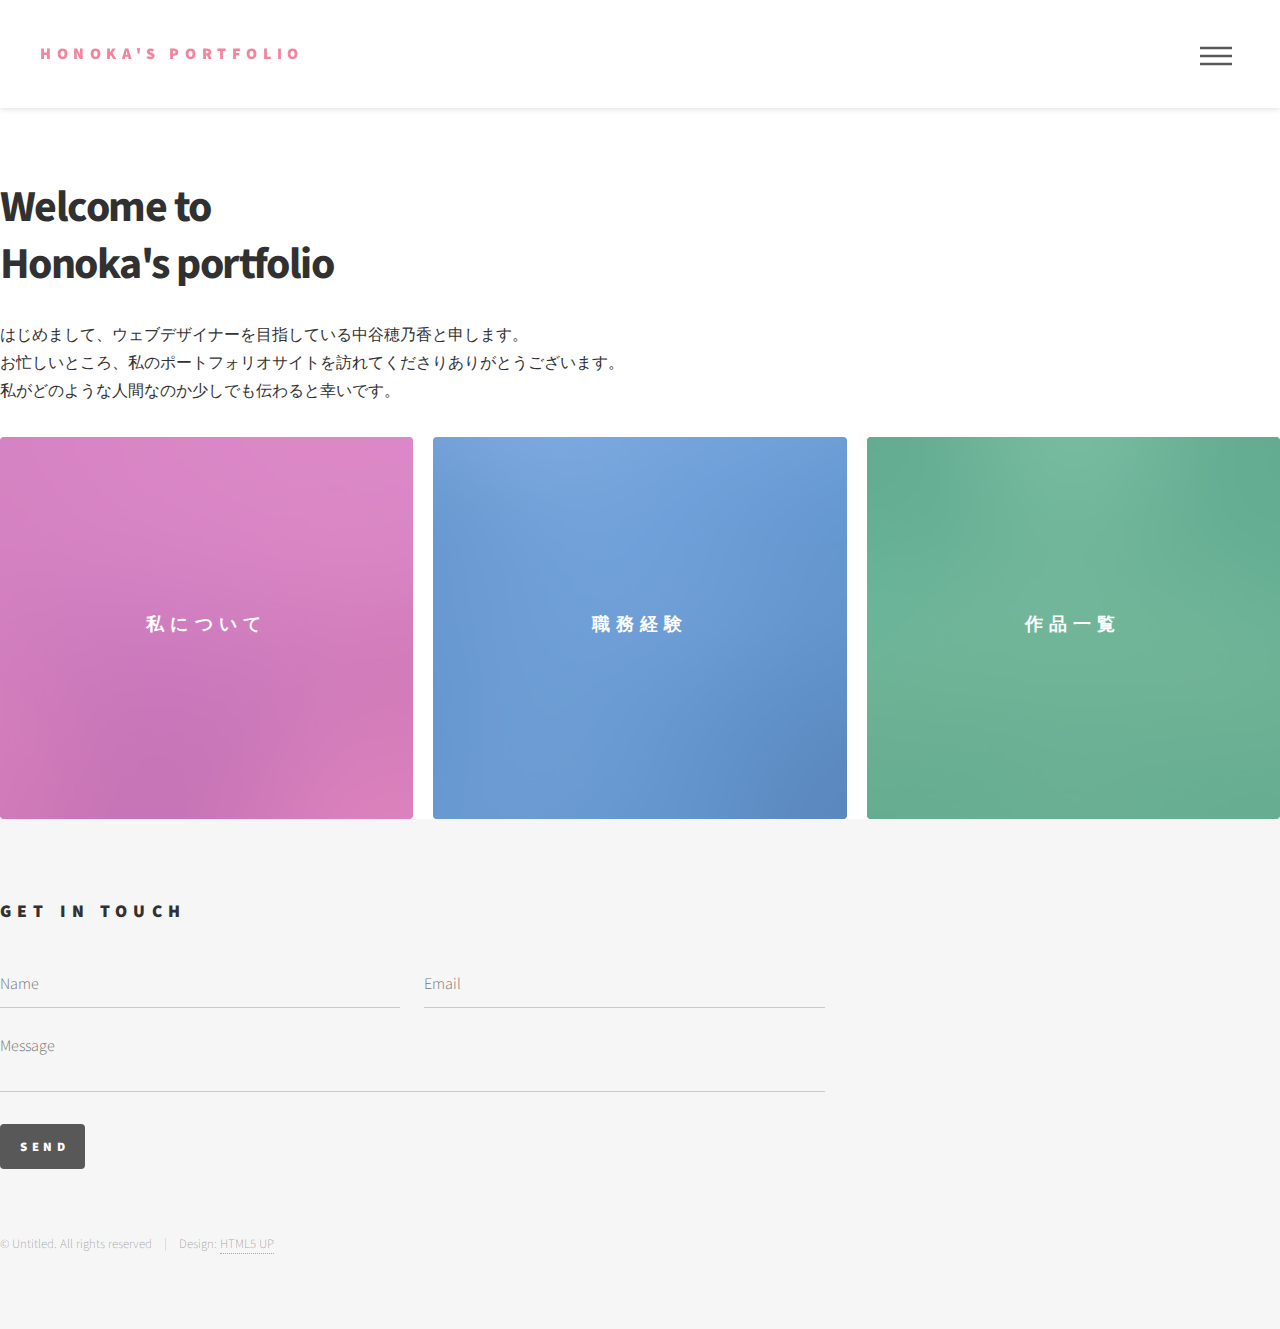
<file: index.html>
<!DOCTYPE HTML>
<!--
	Phantom by HTML5 UP
	html5up.net | @ajlkn
	Free for personal and commercial use under the CCA 3.0 license (html5up.net/license)
-->
<html>
	<head>
		<title>Phantom by HTML5 UP</title>
		<meta charset="utf-8" />
		<meta name="viewport" content="width=device-width, initial-scale=1, user-scalable=no" />
		<link rel="stylesheet" href="assets/css/main.css" />
		<noscript><link rel="stylesheet" href="assets/css/noscript.css" /></noscript>
	</head>
	<body class="is-preload">
		<!-- Wrapper -->
			<div id="wrapper">

				<!-- Header -->
					<header id="header">
						<div class="inner">

							<!-- Logo -->
								<a href="index.html" class="logo">
									<span class="title">Honoka's portfolio</span>
								</a>

							<!-- Nav -->
								<nav>
									<ul>
										<li><a href="#menu">Menu</a></li>
									</ul>
								</nav>

						</div>
					</header>

				<!-- Menu -->
					<nav id="menu">
						<h2>Menu</h2>
						<ul>
							<li><a href="index.html">Home</a></li>
							<li><a href="profile.html">自己紹介</a></li>
							<li><a href="workExpelience.html">職務経験</a></li>
							<li><a href="portfolioList.html">作品一覧</a></li>
							<li><a href="elements.html">Elements</a></li>
						</ul>
					</nav>

				<!-- Main -->
					<div id="main">
						<div class="inner">
							<header>
								<h1>Welcome to<br />
								Honoka's portfolio</a></h1>
								<p>はじめまして、ウェブデザイナーを目指している中谷穂乃香と申します。<br />
									お忙しいところ、私のポートフォリオサイトを訪れてくださりありがとうございます。<br />
									私がどのような人間なのか少しでも伝わると幸いです。
								</p>
							</header>
							<section class="tiles">
								<article class="style1">
									<span class="image">
										<img src="images/pic01.jpg" alt="" />
									</span>
									<a href="profile.html">
										<h2>私について</h2>
										<div class="content">
											<p>自己紹介 / なぜウェブデザイン<br /> / スキル / 強み / 目標</p>
										</div>
									</a>
								</article>
								<article class="style2">
									<span class="image">
										<img src="images/pic02.jpg" alt="" />
									</span>
									<a href="workExpelience.html">
										<h2>職務経験</h2>
										<div class="content">
											<p>現職でのプロジェクト経験<br />/ ウェブデザインに生かせること</p>
										</div>
									</a>
								</article>
								<article class="style3">
									<span class="image">
										<img src="images/pic03.jpg" alt="" />
									</span>
									<a href="portfolioList.html">
										<h2>作品一覧</h2>
										<div class="content">
											<p>作品紹介</p>
										</div>
									</a>
								</article>
								<!-- <article class="style4">
									<span class="image">
										<img src="images/pic04.jpg" alt="" />
									</span> -->
									<!-- <a href="generic.html">
										<h2>Tempus</h2>
										<div class="content">
											<p>Sed nisl arcu euismod sit amet nisi lorem etiam dolor veroeros et feugiat.</p>
										</div>
									</a>
								</article>
								<article class="style5">
									<span class="image">
										<img src="images/pic05.jpg" alt="" />
									</span>
									<a href="generic.html">
										<h2>Aliquam</h2>
										<div class="content">
											<p>Sed nisl arcu euismod sit amet nisi lorem etiam dolor veroeros et feugiat.</p>
										</div>
									</a>
								</article>
								<article class="style6">
									<span class="image">
										<img src="images/pic06.jpg" alt="" />
									</span>
									<a href="generic.html">
										<h2>Veroeros</h2>
										<div class="content">
											<p>Sed nisl arcu euismod sit amet nisi lorem etiam dolor veroeros et feugiat.</p>
										</div>
									</a>
								</article> -->
								<!-- <article class="style2">
									<span class="image">
										<img src="images/pic07.jpg" alt="" />
									</span>
									<a href="generic.html">
										<h2>Ipsum</h2>
										<div class="content">
											<p>Sed nisl arcu euismod sit amet nisi lorem etiam dolor veroeros et feugiat.</p>
										</div>
									</a>
								</article>
								<article class="style3">
									<span class="image">
										<img src="images/pic08.jpg" alt="" />
									</span>
									<a href="generic.html">
										<h2>Dolor</h2>
										<div class="content">
											<p>Sed nisl arcu euismod sit amet nisi lorem etiam dolor veroeros et feugiat.</p>
										</div>
									</a>
								</article> -->
								<!-- <article class="style1">
									<span class="image">
										<img src="images/pic09.jpg" alt="" />
									</span>
									<a href="generic.html">
										<h2>Nullam</h2>
										<div class="content">
											<p>Sed nisl arcu euismod sit amet nisi lorem etiam dolor veroeros et feugiat.</p>
										</div>
									</a>
								</article>
								<article class="style5">
									<span class="image">
										<img src="images/pic10.jpg" alt="" />
									</span>
									<a href="generic.html">
										<h2>Ultricies</h2>
										<div class="content">
											<p>Sed nisl arcu euismod sit amet nisi lorem etiam dolor veroeros et feugiat.</p>
										</div>
									</a>
								</article> -->
								<!-- <article class="style6">
									<span class="image">
										<img src="images/pic11.jpg" alt="" />
									</span>
									<a href="generic.html">
										<h2>Dictum</h2>
										<div class="content">
											<p>Sed nisl arcu euismod sit amet nisi lorem etiam dolor veroeros et feugiat.</p>
										</div>
									</a>
								</article> -->
								<!-- <article class="style4">
									<span class="image">
										<img src="images/pic12.jpg" alt="" />
									</span>
									<a href="generic.html">
										<h2>Pretium</h2>
										<div class="content">
											<p>Sed nisl arcu euismod sit amet nisi lorem etiam dolor veroeros et feugiat.</p>
										</div>
									</a>
								</article> -->
							</section>
						</div>
					</div>

				<!-- Footer -->
					<footer id="footer">
						<div class="inner">
							<section>
								<h2>Get in touch</h2>
								<form method="post" action="#">
									<div class="fields">
										<div class="field half">
											<input type="text" name="name" id="name" placeholder="Name" />
										</div>
										<div class="field half">
											<input type="email" name="email" id="email" placeholder="Email" />
										</div>
										<div class="field">
											<textarea name="message" id="message" placeholder="Message"></textarea>
										</div>
									</div>
									<ul class="actions">
										<li><input type="submit" value="Send" class="primary" /></li>
									</ul>
								</form>
							</section>
							<!-- <section>
								<h2>Follow</h2>
								<ul class="icons">
									<li><a href="#" class="icon brands style2 fa-twitter"><span class="label">Twitter</span></a></li>
									<li><a href="#" class="icon brands style2 fa-facebook-f"><span class="label">Facebook</span></a></li>
									<li><a href="#" class="icon brands style2 fa-instagram"><span class="label">Instagram</span></a></li>
									<li><a href="#" class="icon brands style2 fa-dribbble"><span class="label">Dribbble</span></a></li>
									<li><a href="#" class="icon brands style2 fa-github"><span class="label">GitHub</span></a></li>
									<li><a href="#" class="icon brands style2 fa-500px"><span class="label">500px</span></a></li>
									<li><a href="#" class="icon solid style2 fa-phone"><span class="label">Phone</span></a></li>
									<li><a href="#" class="icon solid style2 fa-envelope"><span class="label">Email</span></a></li>
								</ul>
							</section> -->
							<ul class="copyright">
								<li>&copy; Untitled. All rights reserved</li><li>Design: <a href="http://html5up.net">HTML5 UP</a></li>
							</ul>
						</div>
					</footer>

			</div>

		<!-- Scripts -->
			<script src="assets/js/jquery.min.js"></script>
			<script src="assets/js/browser.min.js"></script>
			<script src="assets/js/breakpoints.min.js"></script>
			<script src="assets/js/util.js"></script>
			<script src="assets/js/main.js"></script>

	</body>
</html>
</file>
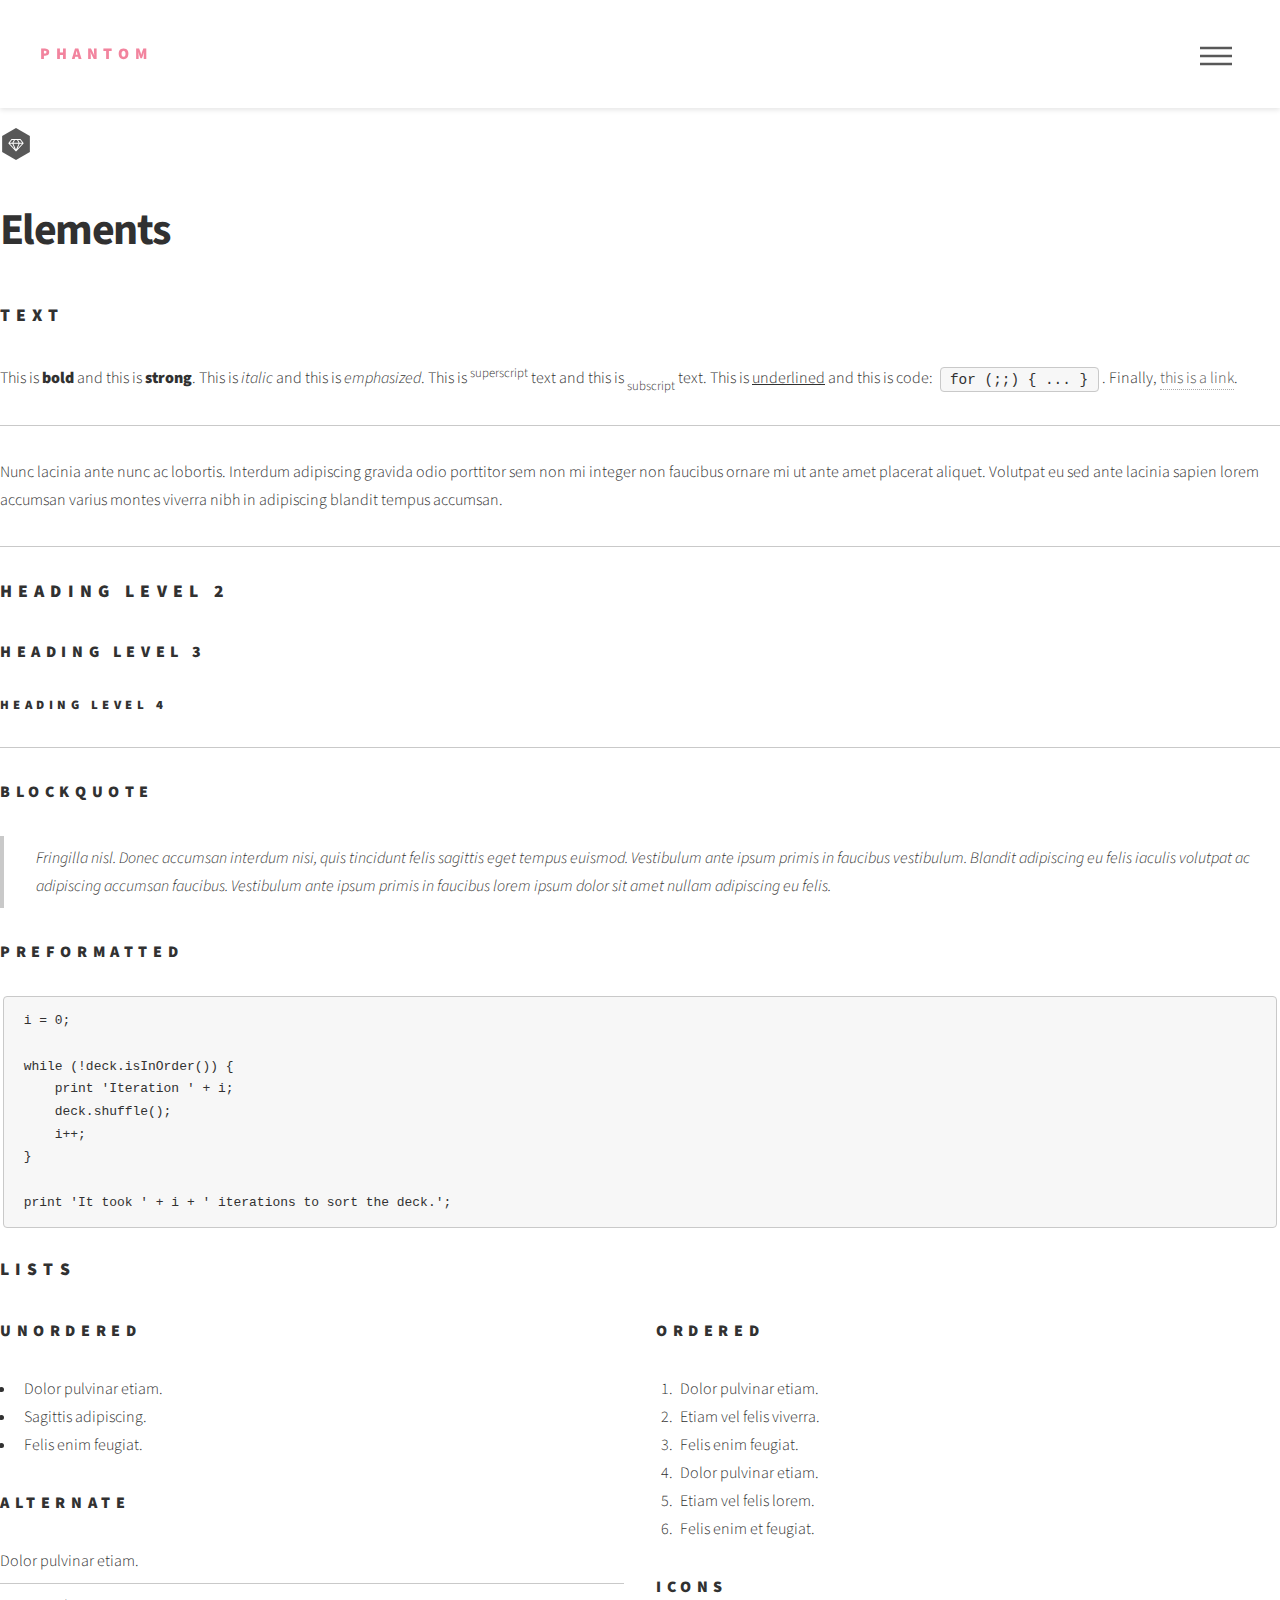
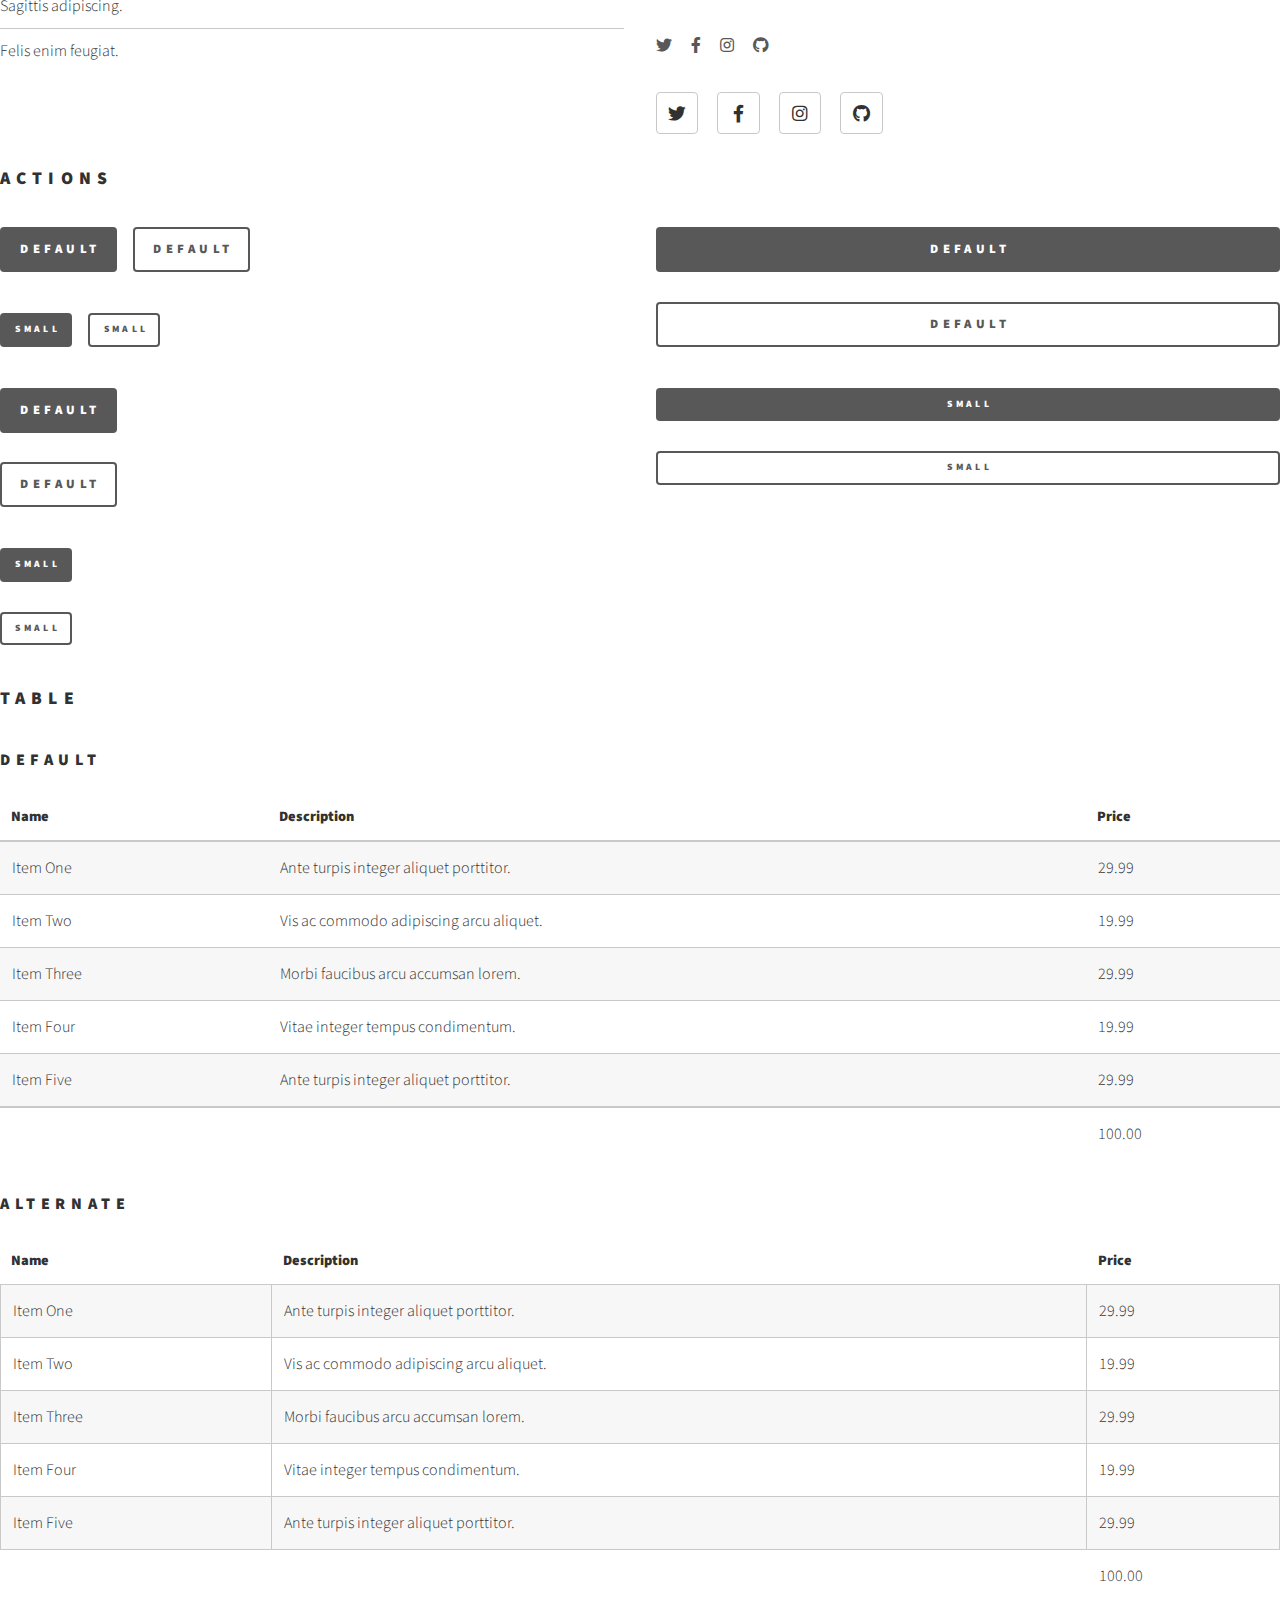
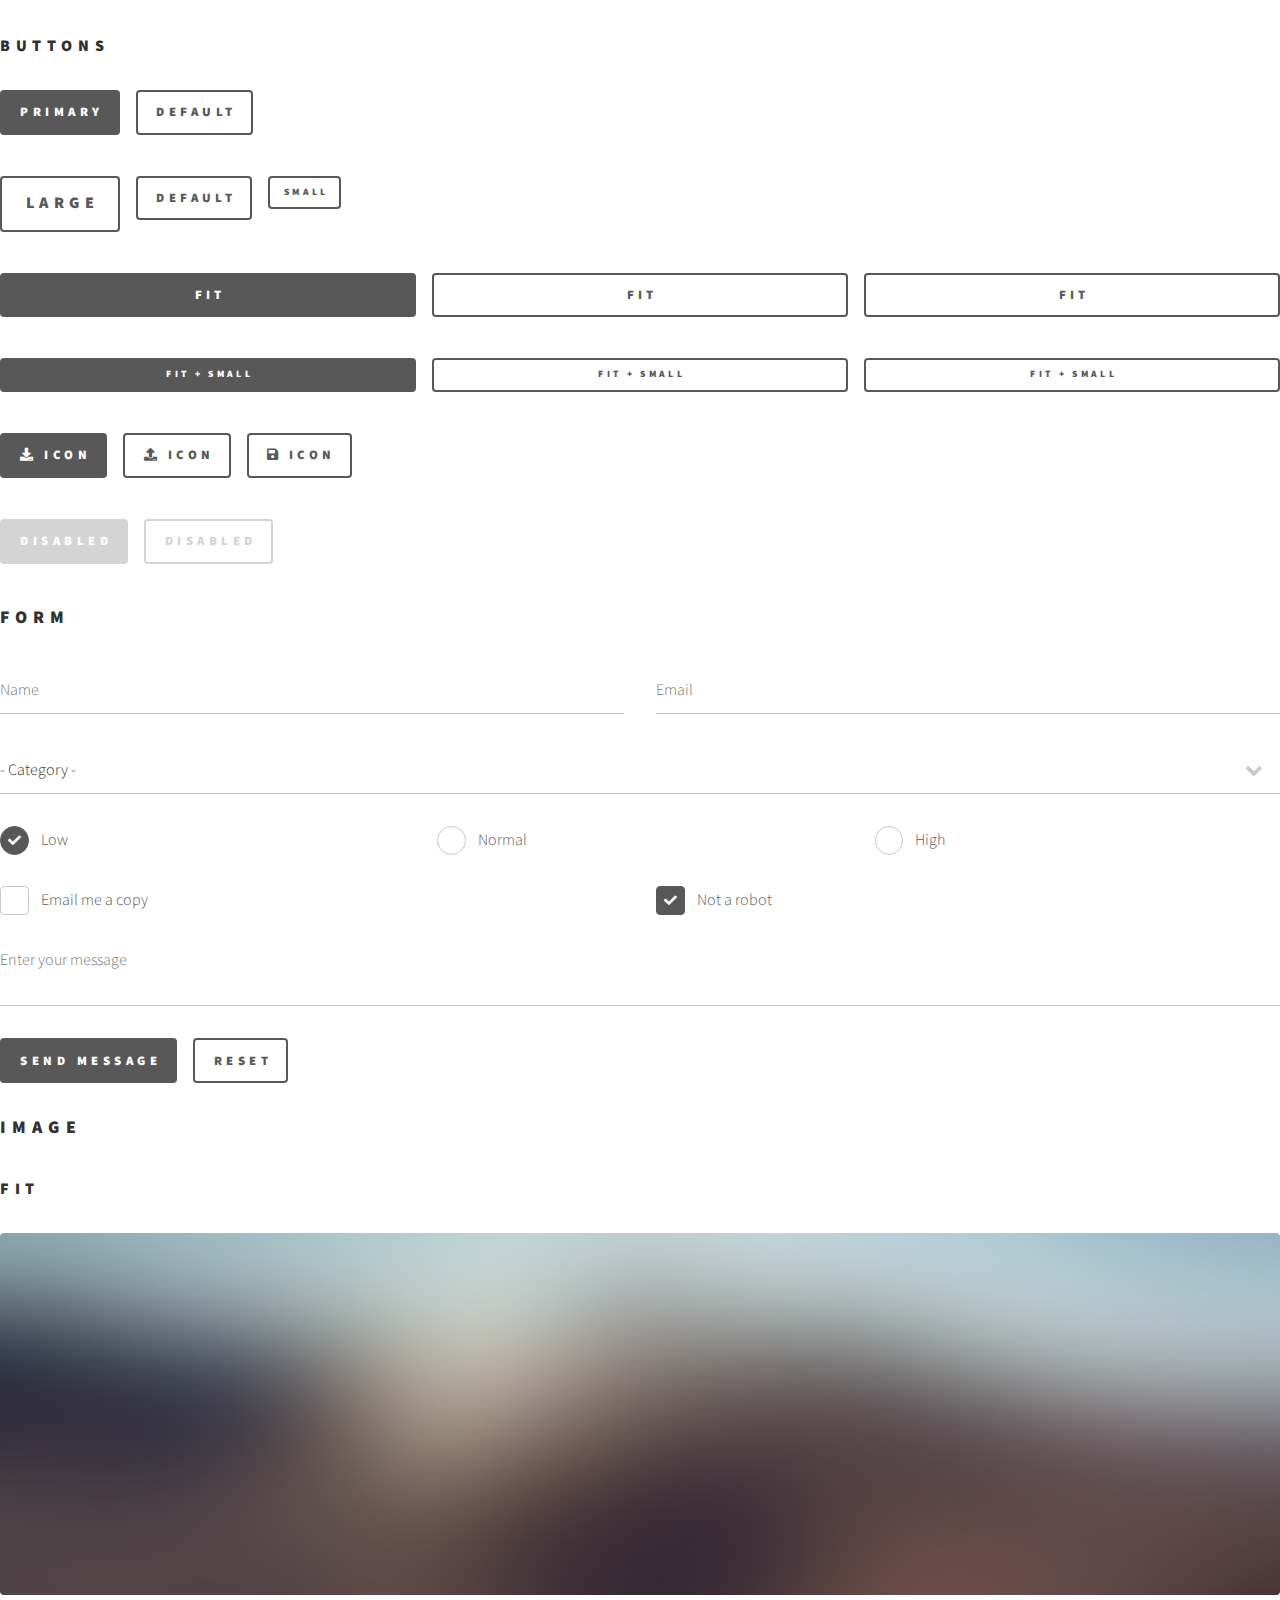
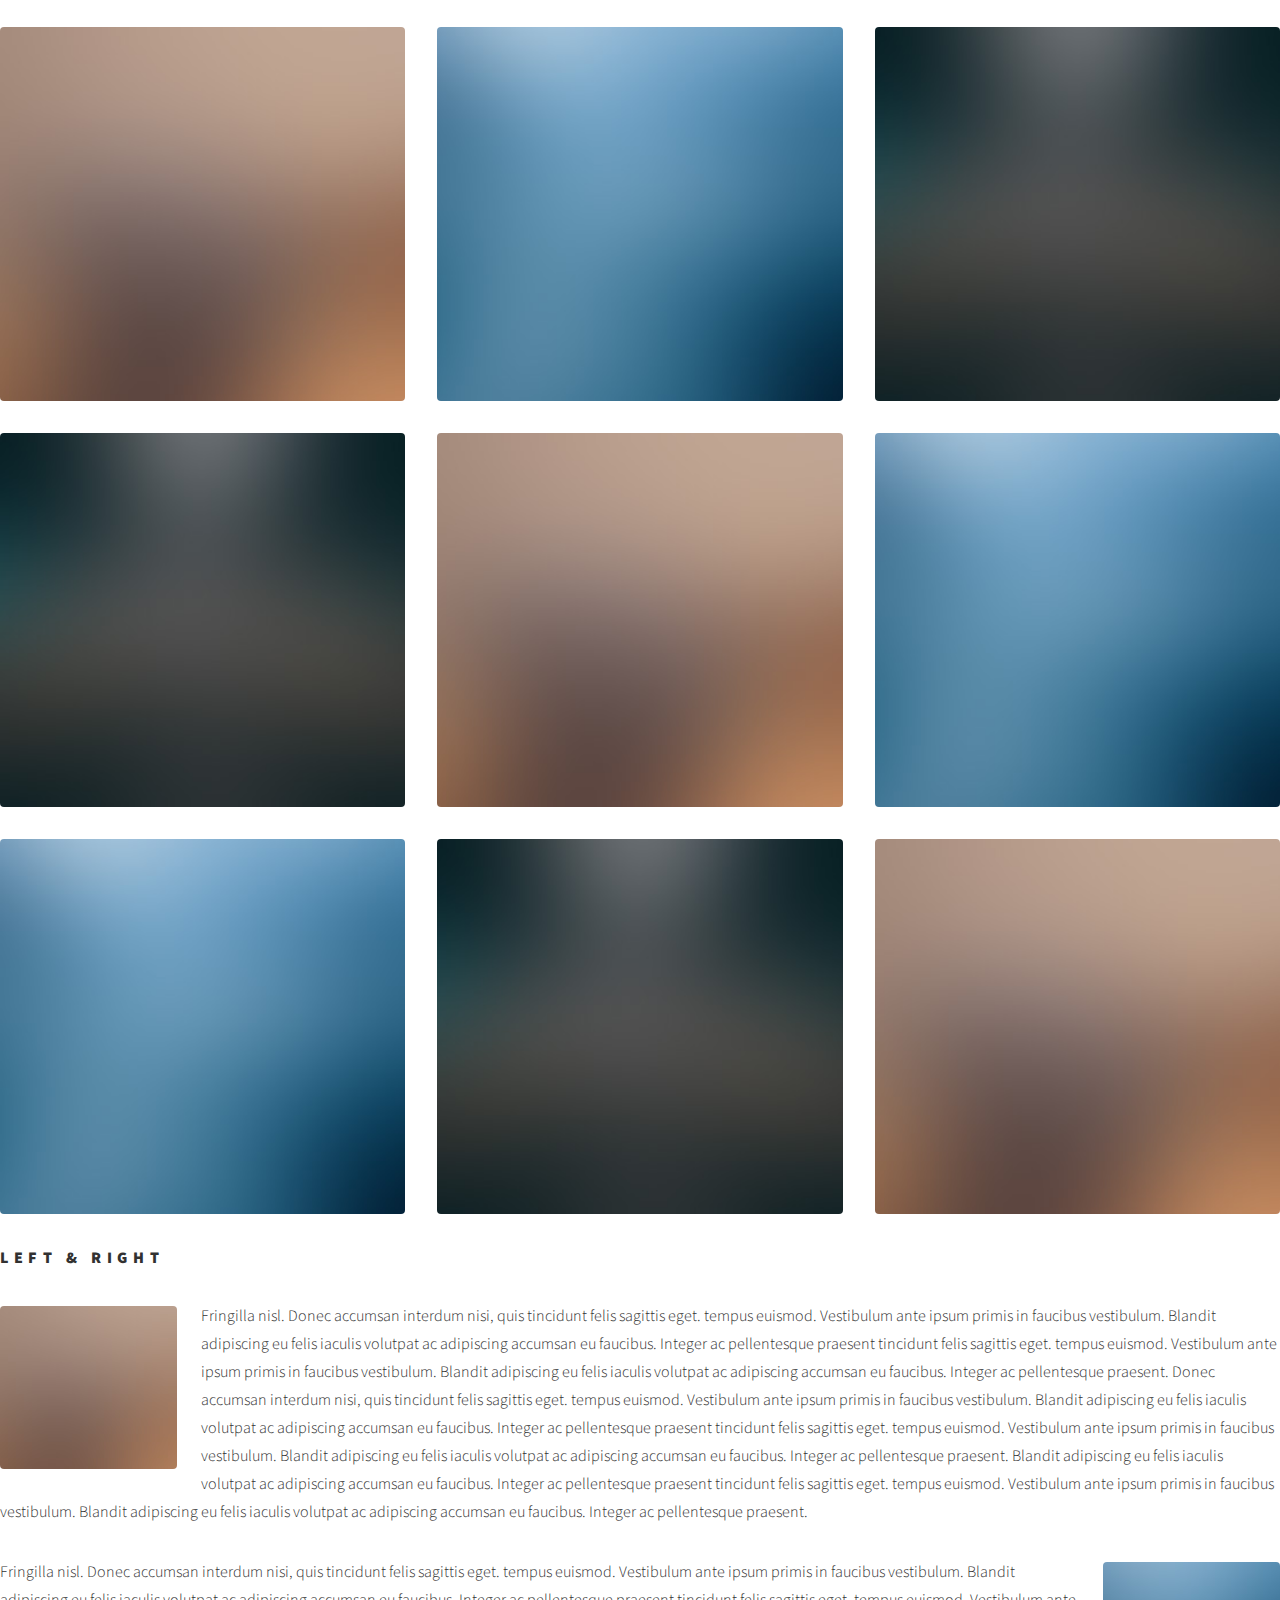
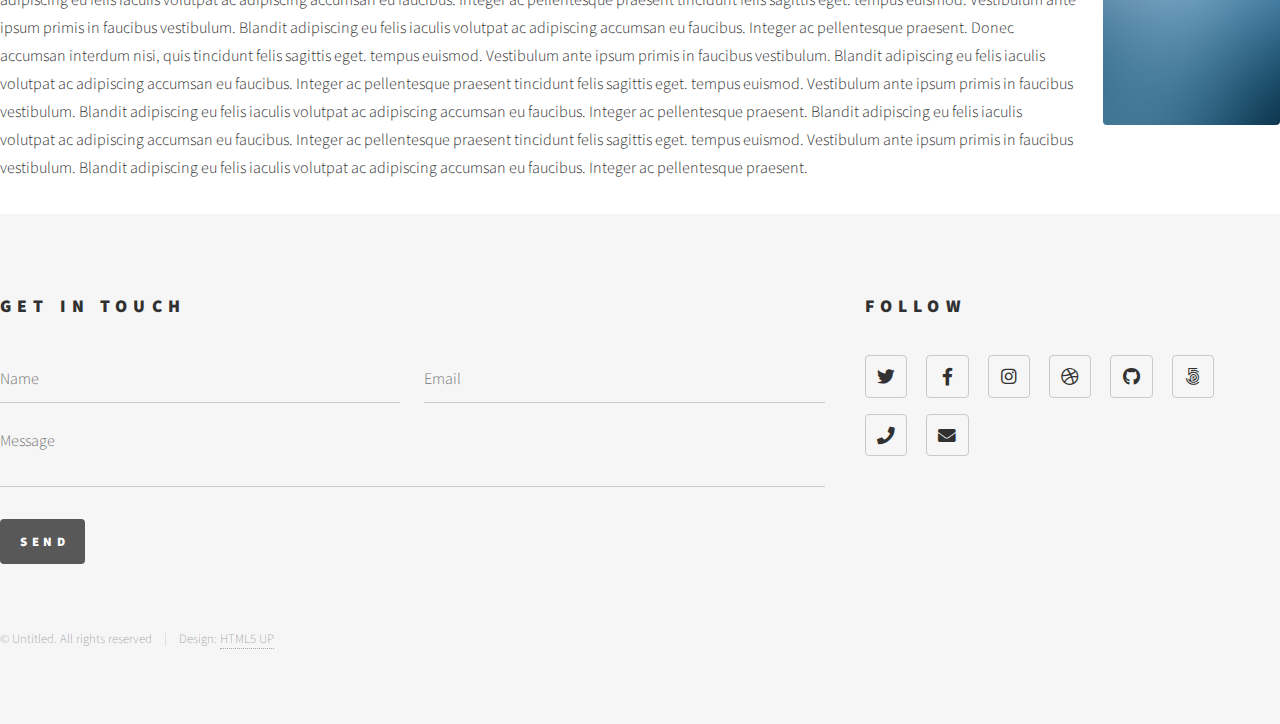
<file: elements.html>
<!DOCTYPE HTML>
<!--
	Phantom by HTML5 UP
	html5up.net | @ajlkn
	Free for personal and commercial use under the CCA 3.0 license (html5up.net/license)
-->
<html>
	<head>
		<title>Elements - Phantom by HTML5 UP</title>
		<meta charset="utf-8" />
		<meta name="viewport" content="width=device-width, initial-scale=1, user-scalable=no" />
		<link rel="stylesheet" href="assets/css/main.css" />
		<noscript><link rel="stylesheet" href="assets/css/noscript.css" /></noscript>
	</head>
	<body class="is-preload">
		<!-- Wrapper -->
			<div id="wrapper">

				<!-- Header -->
					<header id="header">
						<div class="inner">

							<!-- Logo -->
								<a href="index.html" class="logo">
									<span class="symbol"><img src="images/logo.svg" alt="" /></span><span class="title">Phantom</span>
								</a>

							<!-- Nav -->
								<nav>
									<ul>
										<li><a href="#menu">Menu</a></li>
									</ul>
								</nav>

						</div>
					</header>

				<!-- Menu -->
					<nav id="menu">
						<h2>Menu</h2>
						<ul>
							<li><a href="index.html">Home</a></li>
							<li><a href="profile.html">自己紹介</a></li>
							<li><a href="workExpelience.html">職務経験</a></li>
							<li><a href="portfolioList.html">作品一覧</a></li>
							<li><a href="elements.html">Elements</a></li>
						</ul>
					</nav>

				<!-- Main -->
					<div id="main">
						<div class="inner">
							<h1>Elements</h1>

							<!-- Text -->
								<section>
									<h2>Text</h2>
									<p>This is <b>bold</b> and this is <strong>strong</strong>. This is <i>italic</i> and this is <em>emphasized</em>.
									This is <sup>superscript</sup> text and this is <sub>subscript</sub> text.
									This is <u>underlined</u> and this is code: <code>for (;;) { ... }</code>. Finally, <a href="#">this is a link</a>.</p>
									<hr />
									<p>Nunc lacinia ante nunc ac lobortis. Interdum adipiscing gravida odio porttitor sem non mi integer non faucibus ornare mi ut ante amet placerat aliquet. Volutpat eu sed ante lacinia sapien lorem accumsan varius montes viverra nibh in adipiscing blandit tempus accumsan.</p>
									<hr />
									<h2>Heading Level 2</h2>
									<h3>Heading Level 3</h3>
									<h4>Heading Level 4</h4>
									<hr />
									<h3>Blockquote</h3>
									<blockquote>Fringilla nisl. Donec accumsan interdum nisi, quis tincidunt felis sagittis eget tempus euismod. Vestibulum ante ipsum primis in faucibus vestibulum. Blandit adipiscing eu felis iaculis volutpat ac adipiscing accumsan faucibus. Vestibulum ante ipsum primis in faucibus lorem ipsum dolor sit amet nullam adipiscing eu felis.</blockquote>
									<h3>Preformatted</h3>
									<pre><code>i = 0;

while (!deck.isInOrder()) {
    print 'Iteration ' + i;
    deck.shuffle();
    i++;
}

print 'It took ' + i + ' iterations to sort the deck.';</code></pre>
								</section>

							<!-- Lists -->
								<section>
									<h2>Lists</h2>
									<div class="row">
										<div class="col-6 col-12-medium">
											<h3>Unordered</h3>
											<ul>
												<li>Dolor pulvinar etiam.</li>
												<li>Sagittis adipiscing.</li>
												<li>Felis enim feugiat.</li>
											</ul>
											<h3>Alternate</h3>
											<ul class="alt">
												<li>Dolor pulvinar etiam.</li>
												<li>Sagittis adipiscing.</li>
												<li>Felis enim feugiat.</li>
											</ul>
										</div>
										<div class="col-6 col-12-medium">
											<h3>Ordered</h3>
											<ol>
												<li>Dolor pulvinar etiam.</li>
												<li>Etiam vel felis viverra.</li>
												<li>Felis enim feugiat.</li>
												<li>Dolor pulvinar etiam.</li>
												<li>Etiam vel felis lorem.</li>
												<li>Felis enim et feugiat.</li>
											</ol>
											<h3>Icons</h3>
											<ul class="icons">
												<li><a href="#" class="icon brands style1 fa-twitter"><span class="label">Twitter</span></a></li>
												<li><a href="#" class="icon brands style1 fa-facebook-f"><span class="label">Facebook</span></a></li>
												<li><a href="#" class="icon brands style1 fa-instagram"><span class="label">Instagram</span></a></li>
												<li><a href="#" class="icon brands style1 fa-github"><span class="label">Github</span></a></li>
											</ul>
											<ul class="icons">
												<li><a href="#" class="icon brands style2 fa-twitter"><span class="label">Twitter</span></a></li>
												<li><a href="#" class="icon brands style2 fa-facebook-f"><span class="label">Facebook</span></a></li>
												<li><a href="#" class="icon brands style2 fa-instagram"><span class="label">Instagram</span></a></li>
												<li><a href="#" class="icon brands style2 fa-github"><span class="label">Github</span></a></li>
											</ul>
										</div>
									</div>
									<h2>Actions</h2>
									<div class="row">
										<div class="col-6 col-12-medium">
											<ul class="actions">
												<li><a href="#" class="button primary">Default</a></li>
												<li><a href="#" class="button">Default</a></li>
											</ul>
											<ul class="actions small">
												<li><a href="#" class="button primary small">Small</a></li>
												<li><a href="#" class="button small">Small</a></li>
											</ul>
											<ul class="actions stacked">
												<li><a href="#" class="button primary">Default</a></li>
												<li><a href="#" class="button">Default</a></li>
											</ul>
											<ul class="actions stacked">
												<li><a href="#" class="button primary small">Small</a></li>
												<li><a href="#" class="button small">Small</a></li>
											</ul>
										</div>
										<div class="col-6 col-12-medium">
											<ul class="actions stacked">
												<li><a href="#" class="button primary fit">Default</a></li>
												<li><a href="#" class="button fit">Default</a></li>
											</ul>
											<ul class="actions stacked">
												<li><a href="#" class="button primary small fit">Small</a></li>
												<li><a href="#" class="button small fit">Small</a></li>
											</ul>
										</div>
									</div>
								</section>

							<!-- Table -->
								<section>
									<h2>Table</h2>
									<h3>Default</h3>
									<div class="table-wrapper">
										<table>
											<thead>
												<tr>
													<th>Name</th>
													<th>Description</th>
													<th>Price</th>
												</tr>
											</thead>
											<tbody>
												<tr>
													<td>Item One</td>
													<td>Ante turpis integer aliquet porttitor.</td>
													<td>29.99</td>
												</tr>
												<tr>
													<td>Item Two</td>
													<td>Vis ac commodo adipiscing arcu aliquet.</td>
													<td>19.99</td>
												</tr>
												<tr>
													<td>Item Three</td>
													<td> Morbi faucibus arcu accumsan lorem.</td>
													<td>29.99</td>
												</tr>
												<tr>
													<td>Item Four</td>
													<td>Vitae integer tempus condimentum.</td>
													<td>19.99</td>
												</tr>
												<tr>
													<td>Item Five</td>
													<td>Ante turpis integer aliquet porttitor.</td>
													<td>29.99</td>
												</tr>
											</tbody>
											<tfoot>
												<tr>
													<td colspan="2"></td>
													<td>100.00</td>
												</tr>
											</tfoot>
										</table>
									</div>

									<h3>Alternate</h3>
									<div class="table-wrapper">
										<table class="alt">
											<thead>
												<tr>
													<th>Name</th>
													<th>Description</th>
													<th>Price</th>
												</tr>
											</thead>
											<tbody>
												<tr>
													<td>Item One</td>
													<td>Ante turpis integer aliquet porttitor.</td>
													<td>29.99</td>
												</tr>
												<tr>
													<td>Item Two</td>
													<td>Vis ac commodo adipiscing arcu aliquet.</td>
													<td>19.99</td>
												</tr>
												<tr>
													<td>Item Three</td>
													<td> Morbi faucibus arcu accumsan lorem.</td>
													<td>29.99</td>
												</tr>
												<tr>
													<td>Item Four</td>
													<td>Vitae integer tempus condimentum.</td>
													<td>19.99</td>
												</tr>
												<tr>
													<td>Item Five</td>
													<td>Ante turpis integer aliquet porttitor.</td>
													<td>29.99</td>
												</tr>
											</tbody>
											<tfoot>
												<tr>
													<td colspan="2"></td>
													<td>100.00</td>
												</tr>
											</tfoot>
										</table>
									</div>
								</section>

							<!-- Buttons -->
								<section>
									<h3>Buttons</h3>
									<ul class="actions">
										<li><a href="#" class="button primary">Primary</a></li>
										<li><a href="#" class="button">Default</a></li>
									</ul>
									<ul class="actions">
										<li><a href="#" class="button large">Large</a></li>
										<li><a href="#" class="button">Default</a></li>
										<li><a href="#" class="button small">Small</a></li>
									</ul>
									<ul class="actions fit">
										<li><a href="#" class="button primary fit">Fit</a></li>
										<li><a href="#" class="button fit">Fit</a></li>
										<li><a href="#" class="button fit">Fit</a></li>
									</ul>
									<ul class="actions fit small">
										<li><a href="#" class="button primary fit small">Fit + Small</a></li>
										<li><a href="#" class="button fit small">Fit + Small</a></li>
										<li><a href="#" class="button fit small">Fit + Small</a></li>
									</ul>
									<ul class="actions">
										<li><a href="#" class="button primary icon solid fa-download">Icon</a></li>
										<li><a href="#" class="button icon solid fa-upload">Icon</a></li>
										<li><a href="#" class="button icon solid fa-save">Icon</a></li>
									</ul>
									<ul class="actions">
										<li><span class="button primary disabled">Disabled</span></li>
										<li><span class="button disabled">Disabled</span></li>
									</ul>
								</section>

							<!-- Form -->
								<section>
									<h2>Form</h2>
									<form method="post" action="#">
										<div class="row gtr-uniform">
											<div class="col-6 col-12-xsmall">
												<input type="text" name="demo-name" id="demo-name" value="" placeholder="Name" />
											</div>
											<div class="col-6 col-12-xsmall">
												<input type="email" name="demo-email" id="demo-email" value="" placeholder="Email" />
											</div>
											<div class="col-12">
												<select name="demo-category" id="demo-category">
													<option value="">- Category -</option>
													<option value="1">Manufacturing</option>
													<option value="1">Shipping</option>
													<option value="1">Administration</option>
													<option value="1">Human Resources</option>
												</select>
											</div>
											<div class="col-4 col-12-small">
												<input type="radio" id="demo-priority-low" name="demo-priority" checked>
												<label for="demo-priority-low">Low</label>
											</div>
											<div class="col-4 col-12-small">
												<input type="radio" id="demo-priority-normal" name="demo-priority">
												<label for="demo-priority-normal">Normal</label>
											</div>
											<div class="col-4 col-12-small">
												<input type="radio" id="demo-priority-high" name="demo-priority">
												<label for="demo-priority-high">High</label>
											</div>
											<div class="col-6 col-12-small">
												<input type="checkbox" id="demo-copy" name="demo-copy">
												<label for="demo-copy">Email me a copy</label>
											</div>
											<div class="col-6 col-12-small">
												<input type="checkbox" id="demo-human" name="demo-human" checked>
												<label for="demo-human">Not a robot</label>
											</div>
											<div class="col-12">
												<textarea name="demo-message" id="demo-message" placeholder="Enter your message" rows="6"></textarea>
											</div>
											<div class="col-12">
												<ul class="actions">
													<li><input type="submit" value="Send Message" class="primary" /></li>
													<li><input type="reset" value="Reset" /></li>
												</ul>
											</div>
										</div>
									</form>
								</section>

							<!-- Image -->
								<section>
									<h2>Image</h2>
									<h3>Fit</h3>
									<div class="box alt">
										<div class="row gtr-uniform">
											<div class="col-12"><span class="image fit"><img src="images/pic13.jpg" alt="" /></span></div>
											<div class="col-4"><span class="image fit"><img src="images/pic01.jpg" alt="" /></span></div>
											<div class="col-4"><span class="image fit"><img src="images/pic02.jpg" alt="" /></span></div>
											<div class="col-4"><span class="image fit"><img src="images/pic03.jpg" alt="" /></span></div>
											<div class="col-4"><span class="image fit"><img src="images/pic03.jpg" alt="" /></span></div>
											<div class="col-4"><span class="image fit"><img src="images/pic01.jpg" alt="" /></span></div>
											<div class="col-4"><span class="image fit"><img src="images/pic02.jpg" alt="" /></span></div>
											<div class="col-4"><span class="image fit"><img src="images/pic02.jpg" alt="" /></span></div>
											<div class="col-4"><span class="image fit"><img src="images/pic03.jpg" alt="" /></span></div>
											<div class="col-4"><span class="image fit"><img src="images/pic01.jpg" alt="" /></span></div>
										</div>
									</div>
									<h3>Left &amp; Right</h3>
									<p><span class="image left"><img src="images/pic14.jpg" alt="" /></span>Fringilla nisl. Donec accumsan interdum nisi, quis tincidunt felis sagittis eget. tempus euismod. Vestibulum ante ipsum primis in faucibus vestibulum. Blandit adipiscing eu felis iaculis volutpat ac adipiscing accumsan eu faucibus. Integer ac pellentesque praesent tincidunt felis sagittis eget. tempus euismod. Vestibulum ante ipsum primis in faucibus vestibulum. Blandit adipiscing eu felis iaculis volutpat ac adipiscing accumsan eu faucibus. Integer ac pellentesque praesent. Donec accumsan interdum nisi, quis tincidunt felis sagittis eget. tempus euismod. Vestibulum ante ipsum primis in faucibus vestibulum. Blandit adipiscing eu felis iaculis volutpat ac adipiscing accumsan eu faucibus. Integer ac pellentesque praesent tincidunt felis sagittis eget. tempus euismod. Vestibulum ante ipsum primis in faucibus vestibulum. Blandit adipiscing eu felis iaculis volutpat ac adipiscing accumsan eu faucibus. Integer ac pellentesque praesent. Blandit adipiscing eu felis iaculis volutpat ac adipiscing accumsan eu faucibus. Integer ac pellentesque praesent tincidunt felis sagittis eget. tempus euismod. Vestibulum ante ipsum primis in faucibus vestibulum. Blandit adipiscing eu felis iaculis volutpat ac adipiscing accumsan eu faucibus. Integer ac pellentesque praesent.</p>
									<p><span class="image right"><img src="images/pic15.jpg" alt="" /></span>Fringilla nisl. Donec accumsan interdum nisi, quis tincidunt felis sagittis eget. tempus euismod. Vestibulum ante ipsum primis in faucibus vestibulum. Blandit adipiscing eu felis iaculis volutpat ac adipiscing accumsan eu faucibus. Integer ac pellentesque praesent tincidunt felis sagittis eget. tempus euismod. Vestibulum ante ipsum primis in faucibus vestibulum. Blandit adipiscing eu felis iaculis volutpat ac adipiscing accumsan eu faucibus. Integer ac pellentesque praesent. Donec accumsan interdum nisi, quis tincidunt felis sagittis eget. tempus euismod. Vestibulum ante ipsum primis in faucibus vestibulum. Blandit adipiscing eu felis iaculis volutpat ac adipiscing accumsan eu faucibus. Integer ac pellentesque praesent tincidunt felis sagittis eget. tempus euismod. Vestibulum ante ipsum primis in faucibus vestibulum. Blandit adipiscing eu felis iaculis volutpat ac adipiscing accumsan eu faucibus. Integer ac pellentesque praesent. Blandit adipiscing eu felis iaculis volutpat ac adipiscing accumsan eu faucibus. Integer ac pellentesque praesent tincidunt felis sagittis eget. tempus euismod. Vestibulum ante ipsum primis in faucibus vestibulum. Blandit adipiscing eu felis iaculis volutpat ac adipiscing accumsan eu faucibus. Integer ac pellentesque praesent.</p>
								</section>

						</div>
					</div>

				<!-- Footer -->
					<footer id="footer">
						<div class="inner">
							<section>
								<h2>Get in touch</h2>
								<form method="post" action="#">
									<div class="fields">
										<div class="field half">
											<input type="text" name="name" id="name" placeholder="Name" />
										</div>
										<div class="field half">
											<input type="email" name="email" id="email" placeholder="Email" />
										</div>
										<div class="field">
											<textarea name="message" id="message" placeholder="Message"></textarea>
										</div>
									</div>
									<ul class="actions">
										<li><input type="submit" value="Send" class="primary" /></li>
									</ul>
								</form>
							</section>
							<section>
								<h2>Follow</h2>
								<ul class="icons">
									<li><a href="#" class="icon brands style2 fa-twitter"><span class="label">Twitter</span></a></li>
									<li><a href="#" class="icon brands style2 fa-facebook-f"><span class="label">Facebook</span></a></li>
									<li><a href="#" class="icon brands style2 fa-instagram"><span class="label">Instagram</span></a></li>
									<li><a href="#" class="icon brands style2 fa-dribbble"><span class="label">Dribbble</span></a></li>
									<li><a href="#" class="icon brands style2 fa-github"><span class="label">GitHub</span></a></li>
									<li><a href="#" class="icon brands style2 fa-500px"><span class="label">500px</span></a></li>
									<li><a href="#" class="icon solid style2 fa-phone"><span class="label">Phone</span></a></li>
									<li><a href="#" class="icon solid style2 fa-envelope"><span class="label">Email</span></a></li>
								</ul>
							</section>
							<ul class="copyright">
								<li>&copy; Untitled. All rights reserved</li><li>Design: <a href="http://html5up.net">HTML5 UP</a></li>
							</ul>
						</div>
					</footer>

			</div>

		<!-- Scripts -->
			<script src="assets/js/jquery.min.js"></script>
			<script src="assets/js/browser.min.js"></script>
			<script src="assets/js/breakpoints.min.js"></script>
			<script src="assets/js/util.js"></script>
			<script src="assets/js/main.js"></script>

	</body>
</html>
</file>
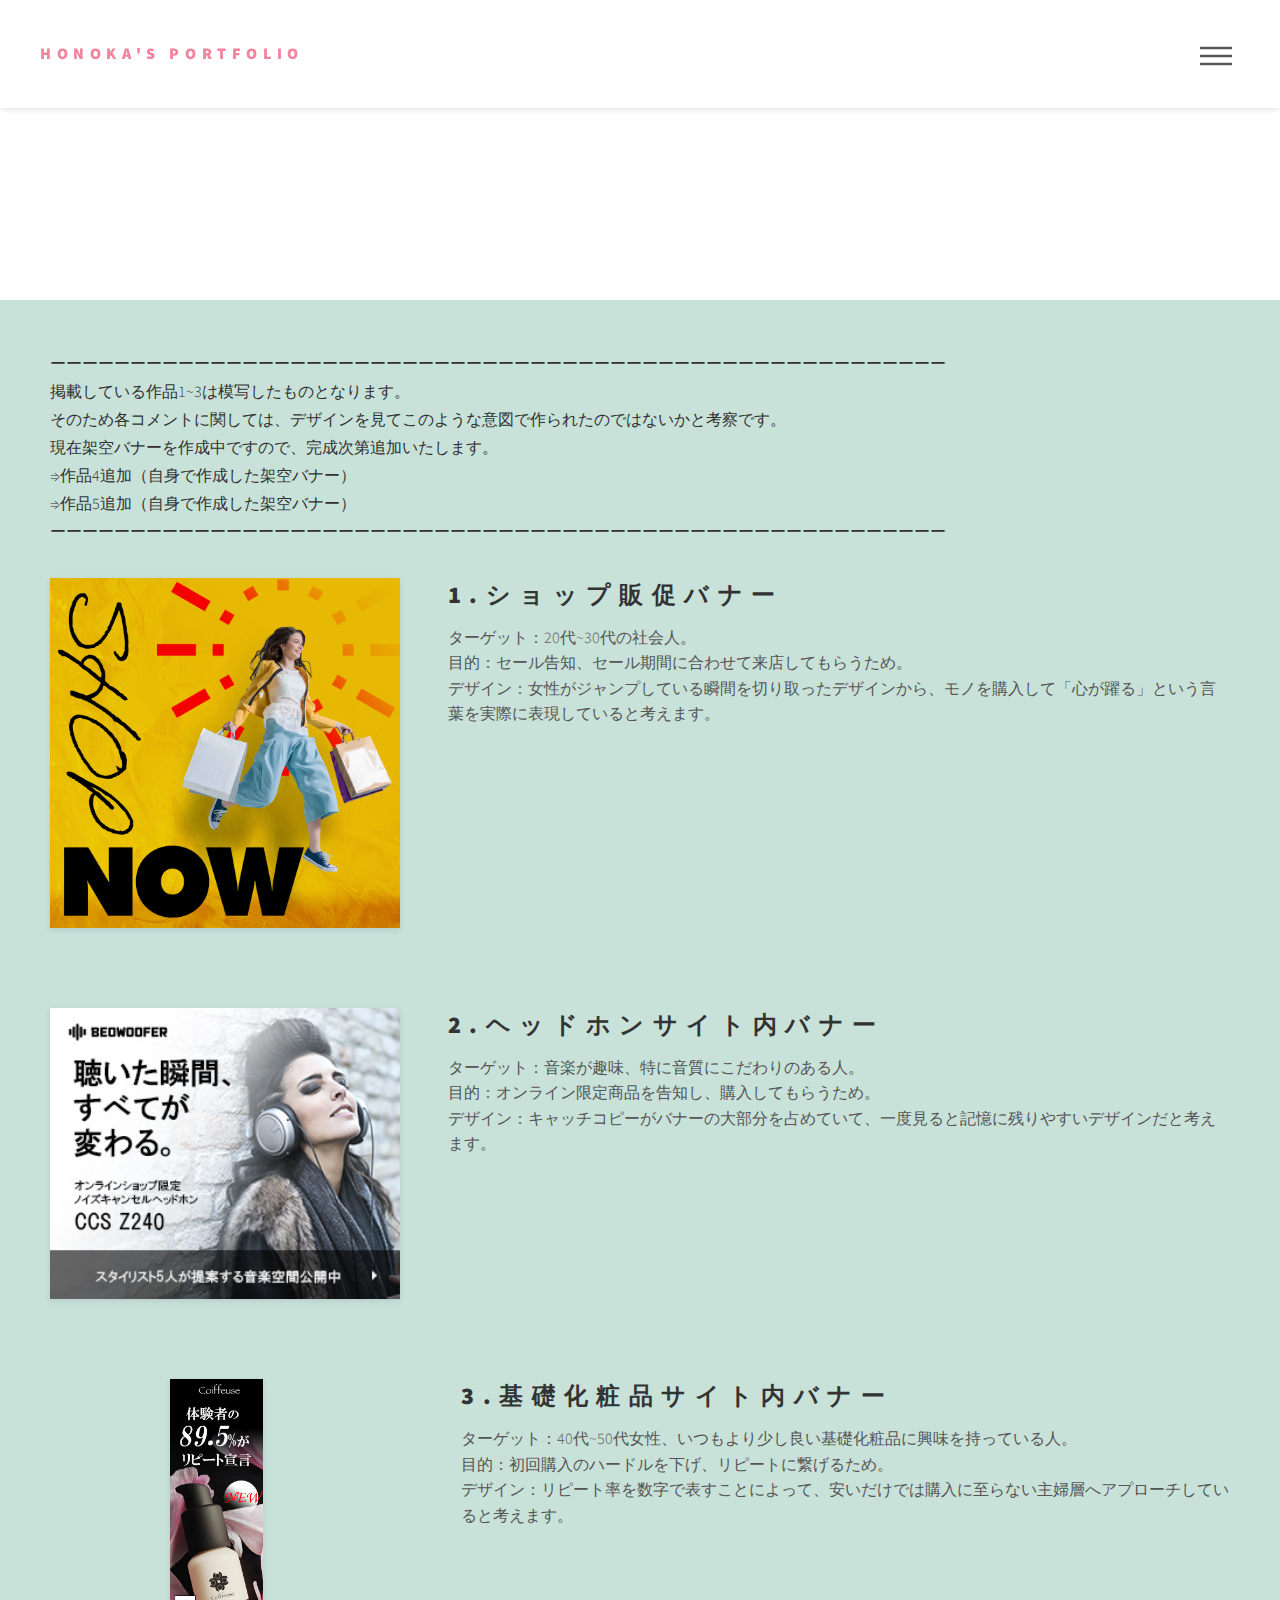
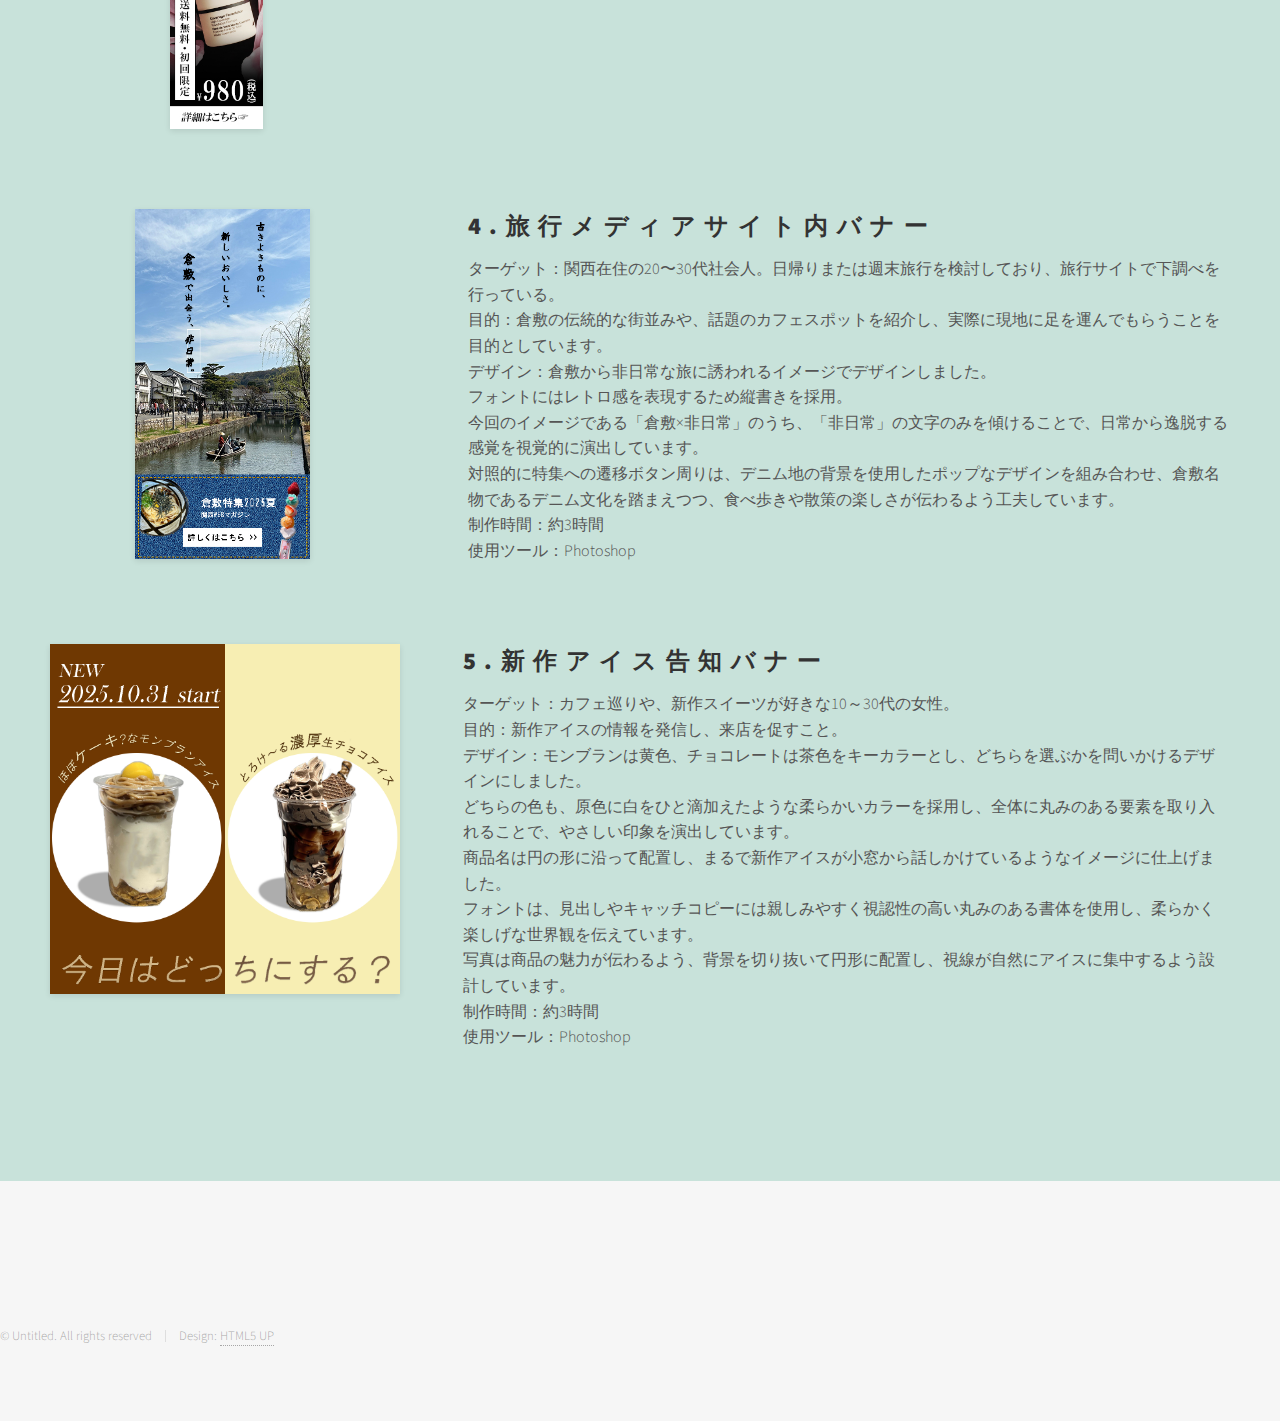
<file: portfolioList.html>
<!DOCTYPE HTML>
<!--
	Phantom by HTML5 UP
	html5up.net | @ajlkn
	Free for personal and commercial use under the CCA 3.0 license (html5up.net/license)
-->
<html>
	<head>
		<title>Portfolio - Honoka's portfolio</title>
		<meta charset="utf-8" />
		<meta name="viewport" content="width=device-width, initial-scale=1, user-scalable=no" />
		<link rel="stylesheet" href="assets/css/main.css" />
		<noscript><link rel="stylesheet" href="assets/css/noscript.css" /></noscript>
	</head>
	<body class="is-preload">
		<!-- Wrapper -->
			<div id="wrapper">

				<!-- Header -->
					<header id="header">
						<div class="inner">

							<!-- Logo -->
								<a href="index.html" class="logo">
									<span class="title">Honoka's portfolio</span>
								</a>

							<!-- Nav -->
								<nav>
									<ul>
										<li><a href="#menu">Menu</a></li>
									</ul>
								</nav>

						</div>
					</header>

				<!-- Menu -->
					<nav id="menu">
						<h2>Menu</h2>
						<ul>
							<li><a href="index.html">ホーム</a></li>
							<li><a href="profile.html">私について</a></li>
							<li><a href="workExpelience.html">サイト制作過程</a></li>
							<li><a href="portfolioList.html">作品一覧</a></li>
						</ul>
					</nav>

				<!-- Main -->
					<div id="main">
						<div class="inner">
							<h1 class="slide-title2"><span>Portfolio</span></h1>
							<div id="portfolio" class="portfolio-grid">
								<div id="section_portfolio">
									<p>
										ーーーーーーーーーーーーーーーーーーーーーーーーーーーーーーーーーーーーーーーーーーーーーーーーーーーーーーーー</br>
										掲載している作品1~3は模写したものとなります。</br>
										そのため各コメントに関しては、デザインを見てこのような意図で作られたのではないかと考察です。</br>
										現在架空バナーを作成中ですので、完成次第追加いたします。</br>
										⇒作品4追加（自身で作成した架空バナー）</br>
										⇒作品5追加（自身で作成した架空バナー）</br>
										ーーーーーーーーーーーーーーーーーーーーーーーーーーーーーーーーーーーーーーーーーーーーーーーーーーーーーーーー</br>
									</p>
									<div class="image-with-description">
									<img src="images/portfolio01.jpg" alt="作品画像" style="width:350px; height:auto;">
										<div class="description">
											<h3>1.ショップ販促バナー</h3>
											<p>
												ターゲット：20代~30代の社会人。</br>
												目的：セール告知、セール期間に合わせて来店してもらうため。</br>
												デザイン：女性がジャンプしている瞬間を切り取ったデザインから、モノを購入して「心が躍る」という言葉を実際に表現していると考えます。
											</p>
										</div>
									</div>
									<div class="image-with-description">
										<img src="images/portfolio05.jpg" alt="" style="width:350px; height:auto;" />
										<div class="description">
											<h3>2.ヘッドホンサイト内バナー</h3>
											<p>
												ターゲット：音楽が趣味、特に音質にこだわりのある人。</br>
												目的：オンライン限定商品を告知し、購入してもらうため。</br>
												デザイン：キャッチコピーがバナーの大部分を占めていて、一度見ると記憶に残りやすいデザインだと考えます。
											</p>
										</div>
									</div>
									<div class="image-with-description">
										<img src="images/portfolio02.jpg" alt="" style="width:auto; height: 350px; margin-left: 120px;"/>
										<div class="description" style="margin-left: 150px;">
											<h3>3.基礎化粧品サイト内バナー</h3>
											<p>
												ターゲット：40代~50代女性、いつもより少し良い基礎化粧品に興味を持っている人。</br>
												目的：初回購入のハードルを下げ、リピートに繋げるため。</br>
												デザイン：リピート率を数字で表すことによって、安いだけでは購入に至らない主婦層へアプローチしていると考えます。
											</p>
										</div>
									</div>
									<div class="image-with-description">
										<img src="images/倉敷バナー.jpg" alt="" style="width:auto; height: 350px; margin-left: 85px;"/>
										<div class="description" style="margin-left: 110px;">
											<h3>4.旅行メディアサイト内バナー</h3>
											<p>
												ターゲット：関西在住の20〜30代社会人。日帰りまたは週末旅行を検討しており、旅行サイトで下調べを行っている。</br>
												目的：倉敷の伝統的な街並みや、話題のカフェスポットを紹介し、実際に現地に足を運んでもらうことを目的としています。</br>
												デザイン：倉敷から非日常な旅に誘われるイメージでデザインしました。</br>
														フォントにはレトロ感を表現するため縦書きを採用。</br>
														今回のイメージである「倉敷×非日常」のうち、「非日常」の文字のみを傾けることで、日常から逸脱する感覚を視覚的に演出しています。</br>
														対照的に特集への遷移ボタン周りは、デニム地の背景を使用したポップなデザインを組み合わせ、倉敷名物であるデニム文化を踏まえつつ、食べ歩きや散策の楽しさが伝わるよう工夫しています。</br>
												制作時間：約3時間</br>
												使用ツール：Photoshop
											</p>
										</div>
									</div>
									<div class="image-with-description">
										<img src="images/新作アイスバナー_影あり.jpg" alt="" style="width: 350px;; height: auto"/>
										<div class="description" style="margin-left: 15px;">
											<h3>5.新作アイス告知バナー</h3>
											<p>
												ターゲット：カフェ巡りや、新作スイーツが好きな10～30代の女性。</br>
												目的：新作アイスの情報を発信し、来店を促すこと。</br>
												デザイン：モンブランは黄色、チョコレートは茶色をキーカラーとし、どちらを選ぶかを問いかけるデザインにしました。</br>
														どちらの色も、原色に白をひと滴加えたような柔らかいカラーを採用し、全体に丸みのある要素を取り入れることで、やさしい印象を演出しています。</br>
														商品名は円の形に沿って配置し、まるで新作アイスが小窓から話しかけているようなイメージに仕上げました。</br>
														フォントは、見出しやキャッチコピーには親しみやすく視認性の高い丸みのある書体を使用し、柔らかく楽しげな世界観を伝えています。<br> 
														写真は商品の魅力が伝わるよう、背景を切り抜いて円形に配置し、視線が自然にアイスに集中するよう設計しています。</br>
												制作時間：約3時間</br>
												使用ツール：Photoshop
											</p>
										</div>
									</div>
								</section>
							</div>
						</div>
					</div>

				<!-- Footer -->
					<footer id="footer">
						<div class="inner">
							<!-- <section>
								<h2>Get in touch</h2>
								<form method="post" action="#">
									<div class="fields">
										<div class="field half">
											<input type="text" name="name" id="name" placeholder="Name" />
										</div>
										<div class="field half">
											<input type="email" name="email" id="email" placeholder="Email" />
										</div>
										<div class="field">
											<textarea name="message" id="message" placeholder="Message"></textarea>
										</div>
									</div>
									<ul class="actions">
										<li><input type="submit" value="Send" class="primary" /></li>
									</ul>
								</form>
							</section>
							<section>
							</section> -->
							<ul class="copyright">
								<li>&copy; Untitled. All rights reserved</li><li>Design: <a href="http://html5up.net">HTML5 UP</a></li>
							</ul>
						</div>
					</footer>

			</div>

		<!-- Scripts -->
			<script src="assets/js/jquery.min.js"></script>
			<script src="assets/js/browser.min.js"></script>
			<script src="assets/js/breakpoints.min.js"></script>
			<script src="assets/js/util.js"></script>
			<script src="assets/js/main.js"></script>

	</body>
</html>
</file>
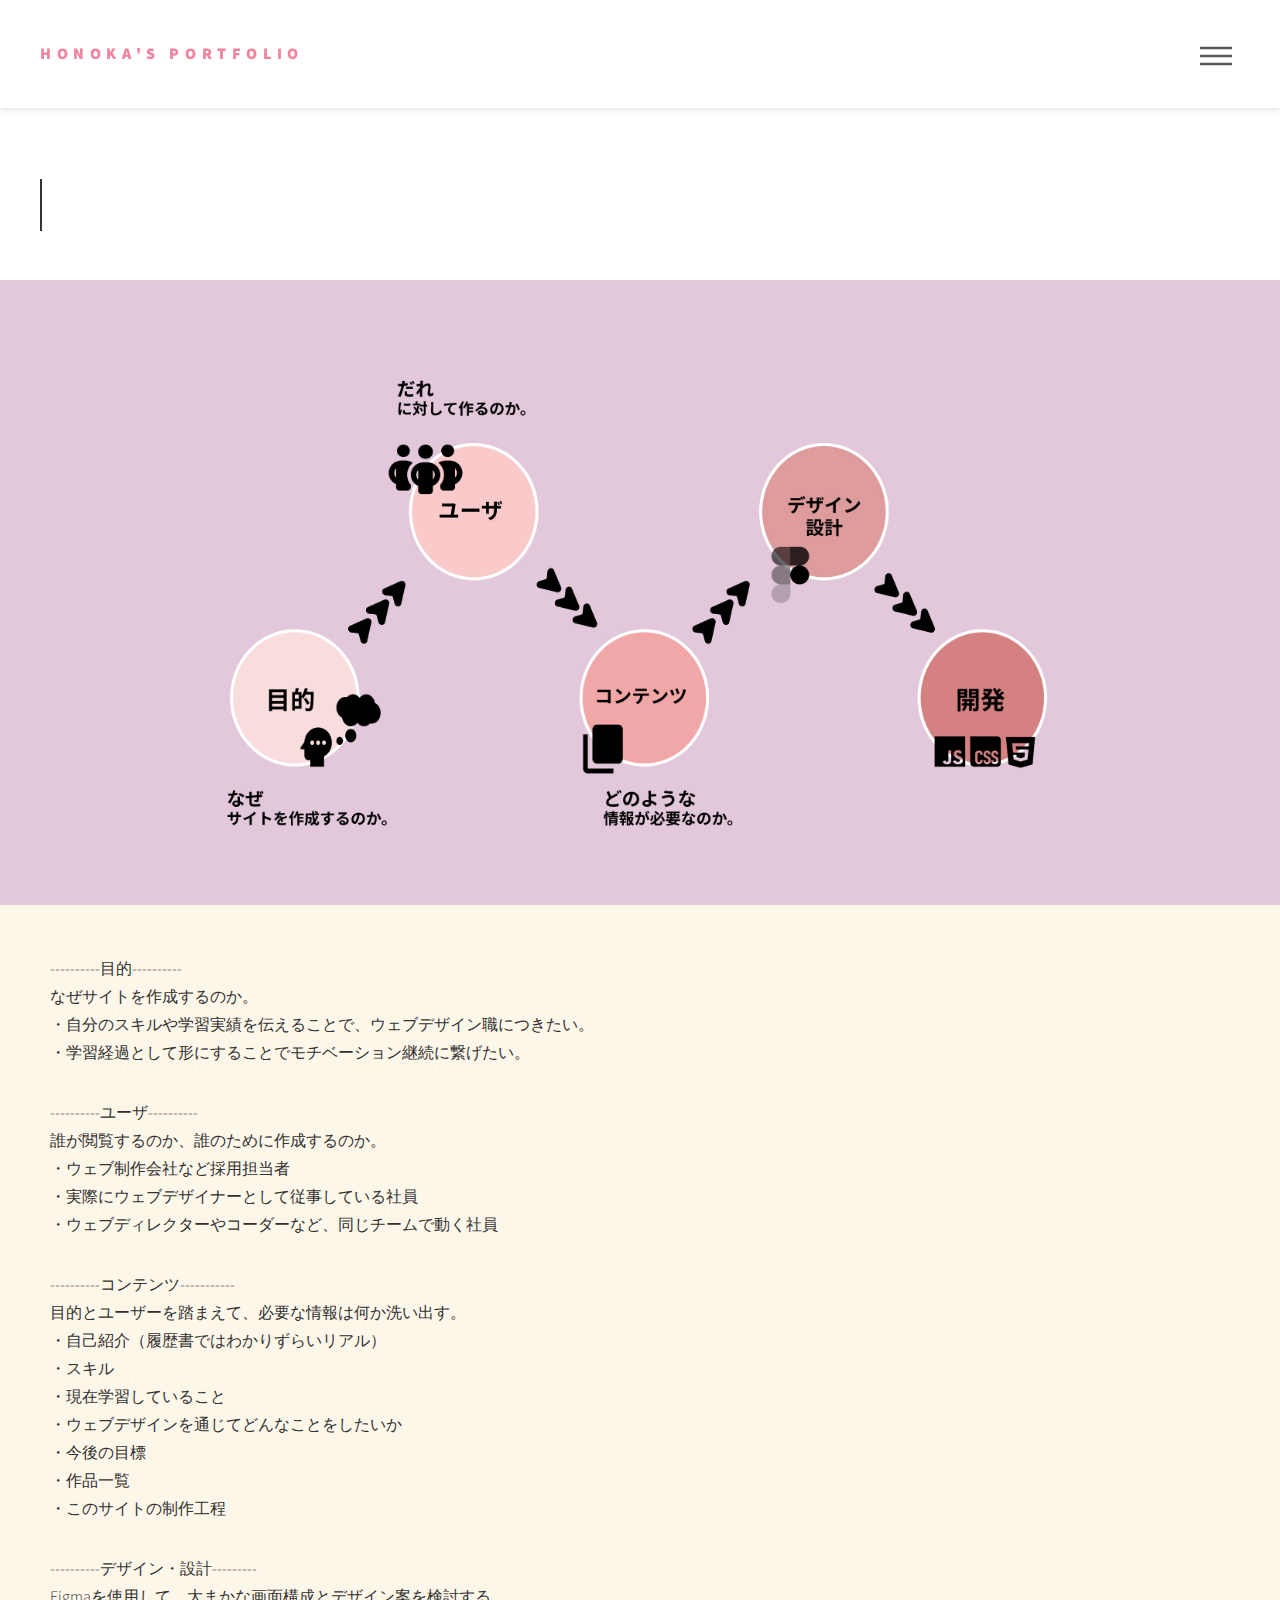
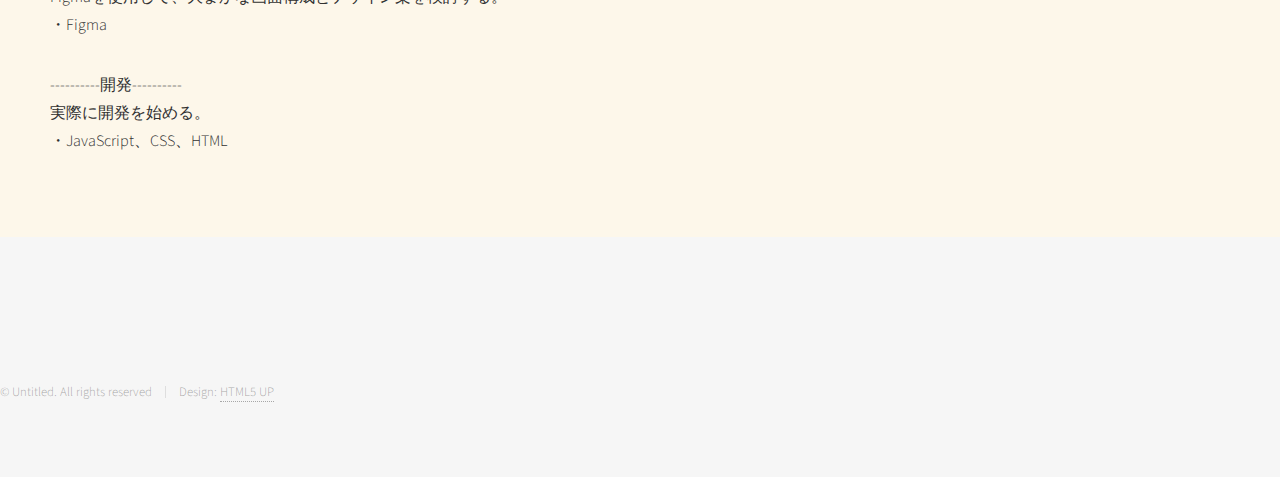
<file: workExpelience.html>
<!DOCTYPE HTML>
<!--
	Phantom by HTML5 UP
	html5up.net | @ajlkn
	Free for personal and commercial use under the CCA 3.0 license (html5up.net/license)
-->
<html>
	<head>
		<title>Process - Honoka's portfolio</title>
		<meta charset="utf-8" />
		<meta name="viewport" content="width=device-width, initial-scale=1, user-scalable=no" />
		<link rel="stylesheet" href="assets/css/main.css" />
		<noscript><link rel="stylesheet" href="assets/css/noscript.css" /></noscript>
	</head>
	<body class="is-preload">
		<!-- Wrapper -->
			<div id="wrapper">

				<!-- Header -->
					<header id="header">
						<div class="inner">

							<!-- Logo -->
								<a href="index.html" class="logo">
									<span class="title">Honoka's portfolio</span>
								</a>

							<!-- Nav -->
								<nav>
									<ul>
										<li><a href="#menu">Menu</a></li>
									</ul>
								</nav>

						</div>
					</header>

				<!-- Menu -->
					<nav id="menu">
						<h2>Menu</h2>
						<ul>
							<li><a href="index.html">ホーム</a></li>
							<li><a href="profile.html">私について</a></li>
							<li><a href="workExpelience.html">サイト制作過程</a></li>
							<li><a href="portfolioList.html">作品一覧</a></li>
						</ul>
					</nav>

				<!-- Main -->
					<div id="main">
						<div class="inner">
							<h1 class="typing-title">The Process of Creating My Website.</h1>
							<div id="process">
									<div class="image-row">
										<img src="images/process.jpg" alt="" style="width: 1000px; height:auto;" />
									</div>
							</div>
							<div id="biography">
								<div id="section_process">
									<p>----------目的----------</br>
										なぜサイトを作成するのか。</br>
										・自分のスキルや学習実績を伝えることで、ウェブデザイン職につきたい。</br>
										・学習経過として形にすることでモチベーション継続に繋げたい。</br>
									</p>
									<p>----------ユーザ----------</br>
										誰が閲覧するのか、誰のために作成するのか。</br>
										・ウェブ制作会社など採用担当者</br>
										・実際にウェブデザイナーとして従事している社員</br>
										・ウェブディレクターやコーダーなど、同じチームで動く社員
									</p>
									<p>
										----------コンテンツ-----------</br>
										目的とユーザーを踏まえて、必要な情報は何か洗い出す。</br>
										・自己紹介（履歴書ではわかりずらいリアル）</br>
										・スキル</br>
										・現在学習していること</br>
										・ウェブデザインを通じてどんなことをしたいか</br>
										・今後の目標</br>
										・作品一覧</br>
										・このサイトの制作工程
									</p>
									<p>
										----------デザイン・設計---------</br>
										Figmaを使用して、大まかな画面構成とデザイン案を検討する。</br>
										・Figma</br>
									</p>
									<p>
										----------開発----------</br>
										実際に開発を始める。</br>
										・JavaScript、CSS、HTML
									</p>
								</div>
							</div>
						</div>
					</div>

				<!-- Footer -->
					<footer id="footer">
						<div class="inner">
							<!-- <section>
								<h2>Get in touch</h2>
								<form method="post" action="#">
									<div class="fields">
										<div class="field half">
											<input type="text" name="name" id="name" placeholder="Name" />
										</div>
										<div class="field half">
											<input type="email" name="email" id="email" placeholder="Email" />
										</div>
										<div class="field">
											<textarea name="message" id="message" placeholder="Message"></textarea>
										</div>
									</div>
									<ul class="actions">
										<li><input type="submit" value="Send" class="primary" /></li>
									</ul>
								</form>
							</section> -->
							<ul class="copyright">
								<li>&copy; Untitled. All rights reserved</li><li>Design: <a href="http://html5up.net">HTML5 UP</a></li>
							</ul>
						</div>
					</footer>
			</div>

		<!-- Scripts -->
			<script src="assets/js/jquery.min.js"></script>
			<script src="assets/js/browser.min.js"></script>
			<script src="assets/js/breakpoints.min.js"></script>
			<script src="assets/js/util.js"></script>
			<script src="assets/js/main.js"></script>

	</body>
</html>
</file>
<file: assets/css/noscript.css>
/*
	Phantom by HTML5 UP
	html5up.net | @ajlkn
	Free for personal and commercial use under the CCA 3.0 license (html5up.net/license)
*/

/* Tiles */

	body.is-preload .tiles article {
		-moz-transform: none;
		-webkit-transform: none;
		-ms-transform: none;
		transform: none;
		opacity: 1;
	}
</file>
<file: assets/css/main.css>
@import url(fontawesome-all.min.css);
@import url("https://fonts.googleapis.com/css?family=Source+Sans+Pro:300,700,900");

/*
	Phantom by HTML5 UP
	html5up.net | @ajlkn
	Free for personal and commercial use under the CCA 3.0 license (html5up.net/license)
*/

html, body, div, span, applet, object,
iframe, h1, h2, h3, h4, h5, h6, p, blockquote,
pre, a, abbr, acronym, address, big, cite,
code, del, dfn, em, img, ins, kbd, q, s, samp,
small, strike, strong, sub, sup, tt, var, b,
u, i, center, dl, dt, dd, ol, ul, li, fieldset,
form, label, legend, table, caption, tbody,
tfoot, thead, tr, th, td, article, aside,
canvas, details, embed, figure, figcaption,
footer, header, hgroup, menu, nav, output, ruby,
section, summary, time, mark, audio, video {
	margin: 0;
	padding: 0;
	border: 0;
	font-size: 100%;
	font: inherit;
	vertical-align: baseline;}

article, aside, details, figcaption, figure,
footer, header, hgroup, menu, nav, section {
	display: block;}

body {
	line-height: 1;
}

ol, ul {
	list-style: none;
}

blockquote, q {
	quotes: none;
}

	blockquote:before, blockquote:after, q:before, q:after {
		content: '';
		content: none;
	}

table {
	border-collapse: collapse;
	border-spacing: 0;
}

body {
	-webkit-text-size-adjust: none;
}

mark {
	background-color: transparent;
	color: inherit;
}

input::-moz-focus-inner {
	border: 0;
	padding: 0;
}

input, select, textarea {
	-moz-appearance: none;
	-webkit-appearance: none;
	-ms-appearance: none;
	appearance: none;
}

/* Basic */

	@-ms-viewport {
		width: device-width;
	}

	body {
		-ms-overflow-style: scrollbar;
	}

	@media screen and (max-width: 480px) {

		html, body {
			min-width: 320px;
		}

	}

	html {
		box-sizing: border-box;
	}

	*, *:before, *:after {
		box-sizing: inherit;
	}

	body {
		background: #ffffff;
	}

		body.is-preload *, body.is-preload *:before, body.is-preload *:after {
			-moz-animation: none !important;
			-webkit-animation: none !important;
			-ms-animation: none !important;
			animation: none !important;
			-moz-transition: none !important;
			-webkit-transition: none !important;
			-ms-transition: none !important;
			transition: none !important;
		}

/* Type */

	body, input, select, textarea {
		color: #313131;
		font-family: "Source Sans Pro", Helvetica, sans-serif;
		font-size: 16pt;
		font-weight: 300;
		line-height: 1.75;
	}

		@media screen and (max-width: 1680px) {

			body, input, select, textarea {
				font-size: 14pt;
			}

		}

		@media screen and (max-width: 1280px) {

			body, input, select, textarea {
				font-size: 12pt;
			}

		}

	a {
		-moz-transition: border-bottom-color 0.2s ease, color 0.2s ease;
		-webkit-transition: border-bottom-color 0.2s ease, color 0.2s ease;
		-ms-transition: border-bottom-color 0.2s ease, color 0.2s ease;
		transition: border-bottom-color 0.2s ease, color 0.2s ease;
		text-decoration: none;
		color: #585858;
		border-bottom: dotted 1px rgba(88, 88, 88, 0.5);
	}

		a:hover {
			border-bottom-color: transparent;
			color: #f2849e !important;
		}

	strong, b {
		font-weight: 900;
	}

	em, i {
		font-style: italic;
	}

	p {
		margin: 0 0 2em 0;
	}

	h1 {
		font-size: 2.75em;
		font-weight: 700;
		line-height: 1.3;
		margin: 0 0 1em 0;
		letter-spacing: -0.035em;
	}

		h1 a {
			color: inherit;
		}

		@media screen and (max-width: 736px) {

			h1 {
				font-size: 2em;
				margin: 0 0 1em 0;
			}

		}

		@media screen and (max-width: 360px) {

			h1 {
				font-size: 1.75em;
			}

		}

	h2, h3, h4, h5, h6 {
		font-weight: 900;
		line-height: 1.5;
		margin: 0 0 2em 0;
		text-transform: uppercase;
		letter-spacing: 0.35em;
	}

		h2 a, h3 a, h4 a, h5 a, h6 a {
			color: inherit;
		}

	h2 {
		font-size: 1.1em;
	}

	h3 {
		font-size: 1em;
	}

	h4 {
		font-size: 0.8em;
	}

	h5 {
		font-size: 0.8em;
	}

	h6 {
		font-size: 0.8em;
	}

	@media screen and (max-width: 980px) {

		h1 br, h2 br, h3 br, h4 br, h5 br, h6 br {
			display: none;
		}

	}

	@media screen and (max-width: 736px) {

		h2 {
			font-size: 1em;
		}

		h3 {
			font-size: 0.8em;
		}

	}

	sub {
		font-size: 0.8em;
		position: relative;
		top: 0.5em;
	}

	sup {
		font-size: 0.8em;
		position: relative;
		top: -0.5em;
	}

	blockquote {
		border-left: solid 4px #c9c9c9;
		font-style: italic;
		margin: 0 0 2em 0;
		padding: 0.5em 0 0.5em 2em;
	}

	code {
		background: rgba(144, 144, 144, 0.075);
		border-radius: 4px;
		border: solid 1px #c9c9c9;
		font-family: "Courier New", monospace;
		font-size: 0.9em;
		margin: 0 0.25em;
		padding: 0.25em 0.65em;
	}

	pre {
		-webkit-overflow-scrolling: touch;
		font-family: "Courier New", monospace;
		font-size: 0.9em;
		margin: 0 0 2em 0;
	}

		pre code {
			display: block;
			line-height: 1.75;
			padding: 1em 1.5em;
			overflow-x: auto;
		}

	hr {
		border: 0;
		border-bottom: solid 1px #c9c9c9;
		margin: 2em 0;
	}

		hr.major {
			margin: 3em 0;
		}

	.align-left {
		text-align: left;
	}

	.align-center {
		text-align: center;
	}

	.align-right {
		text-align: right;
	}

/* Row */

	.row {
		display: flex;
		flex-wrap: wrap;
		box-sizing: border-box;
		align-items: stretch;
	}

		.row > * {
			box-sizing: border-box;
		}

		.row.gtr-uniform > * > :last-child {
			margin-bottom: 0;
		}

		.row.aln-left {
			justify-content: flex-start;
		}

		.row.aln-center {
			justify-content: center;
		}

		.row.aln-right {
			justify-content: flex-end;
		}

		.row.aln-top {
			align-items: flex-start;
		}

		.row.aln-middle {
			align-items: center;
		}

		.row.aln-bottom {
			align-items: flex-end;
		}

		.row > .imp {
			order: -1;
		}

		.row > .col-1 {
			width: 8.33333%;
		}

		.row > .off-1 {
			margin-left: 8.33333%;
		}

		.row > .col-2 {
			width: 16.66667%;
		}

		.row > .off-2 {
			margin-left: 16.66667%;
		}

		.row > .col-3 {
			width: 25%;
		}

		.row > .off-3 {
			margin-left: 25%;
		}

		.row > .col-4 {
			width: 33.33333%;
		}

		.row > .off-4 {
			margin-left: 33.33333%;
		}

		.row > .col-5 {
			width: 41.66667%;
		}

		.row > .off-5 {
			margin-left: 41.66667%;
		}

		.row > .col-6 {
			width: 50%;
		}

		.row > .off-6 {
			margin-left: 50%;
		}

		.row > .col-7 {
			width: 58.33333%;
		}

		.row > .off-7 {
			margin-left: 58.33333%;
		}

		.row > .col-8 {
			width: 66.66667%;
		}

		.row > .off-8 {
			margin-left: 66.66667%;
		}

		.row > .col-9 {
			width: 75%;
		}

		.row > .off-9 {
			margin-left: 75%;
		}

		.row > .col-10 {
			width: 83.33333%;
		}

		.row > .off-10 {
			margin-left: 83.33333%;
		}

		.row > .col-11 {
			width: 91.66667%;
		}

		.row > .off-11 {
			margin-left: 91.66667%;
		}

		.row > .col-12 {
			width: 100%;
		}

		.row > .off-12 {
			margin-left: 100%;
		}

		.row.gtr-0 {
			margin-top: 0;
			margin-left: 0em;
		}

			.row.gtr-0 > * {
				padding: 0 0 0 0em;
			}

			.row.gtr-0.gtr-uniform {
				margin-top: 0em;
			}

				.row.gtr-0.gtr-uniform > * {
					padding-top: 0em;
				}

		.row.gtr-25 {
			margin-top: 0;
			margin-left: -0.5em;
		}

			.row.gtr-25 > * {
				padding: 0 0 0 0.5em;
			}

			.row.gtr-25.gtr-uniform {
				margin-top: -0.5em;
			}

				.row.gtr-25.gtr-uniform > * {
					padding-top: 0.5em;
				}

		.row.gtr-50 {
			margin-top: 0;
			margin-left: -1em;
		}

			.row.gtr-50 > * {
				padding: 0 0 0 1em;
			}

			.row.gtr-50.gtr-uniform {
				margin-top: -1em;
			}

				.row.gtr-50.gtr-uniform > * {
					padding-top: 1em;
				}

		.row {
			margin-top: 0;
			margin-left: -2em;
		}

			.row > * {
				padding: 0 0 0 2em;
			}

			.row.gtr-uniform {
				margin-top: -2em;
			}

				.row.gtr-uniform > * {
					padding-top: 2em;
				}

		.row.gtr-150 {
			margin-top: 0;
			margin-left: -3em;
		}

			.row.gtr-150 > * {
				padding: 0 0 0 3em;
			}

			.row.gtr-150.gtr-uniform {
				margin-top: -3em;
			}

				.row.gtr-150.gtr-uniform > * {
					padding-top: 3em;
				}

		.row.gtr-200 {
			margin-top: 0;
			margin-left: -4em;
		}

			.row.gtr-200 > * {
				padding: 0 0 0 4em;
			}

			.row.gtr-200.gtr-uniform {
				margin-top: -4em;
			}

				.row.gtr-200.gtr-uniform > * {
					padding-top: 4em;
				}

		@media screen and (max-width: 1680px) {

			.row {
				display: flex;
				flex-wrap: wrap;
				box-sizing: border-box;
				align-items: stretch;
			}

				.row > * {
					box-sizing: border-box;
				}

				.row.gtr-uniform > * > :last-child {
					margin-bottom: 0;
				}

				.row.aln-left {
					justify-content: flex-start;
				}

				.row.aln-center {
					justify-content: center;
				}

				.row.aln-right {
					justify-content: flex-end;
				}

				.row.aln-top {
					align-items: flex-start;
				}

				.row.aln-middle {
					align-items: center;
				}

				.row.aln-bottom {
					align-items: flex-end;
				}

				.row > .imp-xlarge {
					order: -1;
				}

				.row > .col-1-xlarge {
					width: 8.33333%;
				}

				.row > .off-1-xlarge {
					margin-left: 8.33333%;
				}

				.row > .col-2-xlarge {
					width: 16.66667%;
				}

				.row > .off-2-xlarge {
					margin-left: 16.66667%;
				}

				.row > .col-3-xlarge {
					width: 25%;
				}

				.row > .off-3-xlarge {
					margin-left: 25%;
				}

				.row > .col-4-xlarge {
					width: 33.33333%;
				}

				.row > .off-4-xlarge {
					margin-left: 33.33333%;
				}

				.row > .col-5-xlarge {
					width: 41.66667%;
				}

				.row > .off-5-xlarge {
					margin-left: 41.66667%;
				}

				.row > .col-6-xlarge {
					width: 50%;
				}

				.row > .off-6-xlarge {
					margin-left: 50%;
				}

				.row > .col-7-xlarge {
					width: 58.33333%;
				}

				.row > .off-7-xlarge {
					margin-left: 58.33333%;
				}

				.row > .col-8-xlarge {
					width: 66.66667%;
				}

				.row > .off-8-xlarge {
					margin-left: 66.66667%;
				}

				.row > .col-9-xlarge {
					width: 75%;
				}

				.row > .off-9-xlarge {
					margin-left: 75%;
				}

				.row > .col-10-xlarge {
					width: 83.33333%;
				}

				.row > .off-10-xlarge {
					margin-left: 83.33333%;
				}

				.row > .col-11-xlarge {
					width: 91.66667%;
				}

				.row > .off-11-xlarge {
					margin-left: 91.66667%;
				}

				.row > .col-12-xlarge {
					width: 100%;
				}

				.row > .off-12-xlarge {
					margin-left: 100%;
				}

				.row.gtr-0 {
					margin-top: 0;
					margin-left: 0em;
				}

					.row.gtr-0 > * {
						padding: 0 0 0 0em;
					}

					.row.gtr-0.gtr-uniform {
						margin-top: 0em;
					}

						.row.gtr-0.gtr-uniform > * {
							padding-top: 0em;
						}

				.row.gtr-25 {
					margin-top: 0;
					margin-left: -0.5em;
				}

					.row.gtr-25 > * {
						padding: 0 0 0 0.5em;
					}

					.row.gtr-25.gtr-uniform {
						margin-top: -0.5em;
					}

						.row.gtr-25.gtr-uniform > * {
							padding-top: 0.5em;
						}

				.row.gtr-50 {
					margin-top: 0;
					margin-left: -1em;
				}

					.row.gtr-50 > * {
						padding: 0 0 0 1em;
					}

					.row.gtr-50.gtr-uniform {
						margin-top: -1em;
					}

						.row.gtr-50.gtr-uniform > * {
							padding-top: 1em;
						}

				.row {
					margin-top: 0;
					margin-left: -2em;
				}

					.row > * {
						padding: 0 0 0 2em;
					}

					.row.gtr-uniform {
						margin-top: -2em;
					}

						.row.gtr-uniform > * {
							padding-top: 2em;
						}

				.row.gtr-150 {
					margin-top: 0;
					margin-left: -3em;
				}

					.row.gtr-150 > * {
						padding: 0 0 0 3em;
					}

					.row.gtr-150.gtr-uniform {
						margin-top: -3em;
					}

						.row.gtr-150.gtr-uniform > * {
							padding-top: 3em;
						}

				.row.gtr-200 {
					margin-top: 0;
					margin-left: -4em;
				}

					.row.gtr-200 > * {
						padding: 0 0 0 4em;
					}

					.row.gtr-200.gtr-uniform {
						margin-top: -4em;
					}

						.row.gtr-200.gtr-uniform > * {
							padding-top: 4em;
						}

		}

		@media screen and (max-width: 1280px) {

			.row {
				display: flex;
				flex-wrap: wrap;
				box-sizing: border-box;
				align-items: stretch;
			}

				.row > * {
					box-sizing: border-box;
				}

				.row.gtr-uniform > * > :last-child {
					margin-bottom: 0;
				}

				.row.aln-left {
					justify-content: flex-start;
				}

				.row.aln-center {
					justify-content: center;
				}

				.row.aln-right {
					justify-content: flex-end;
				}

				.row.aln-top {
					align-items: flex-start;
				}

				.row.aln-middle {
					align-items: center;
				}

				.row.aln-bottom {
					align-items: flex-end;
				}

				.row > .imp-large {
					order: -1;
				}

				.row > .col-1-large {
					width: 8.33333%;
				}

				.row > .off-1-large {
					margin-left: 8.33333%;
				}

				.row > .col-2-large {
					width: 16.66667%;
				}

				.row > .off-2-large {
					margin-left: 16.66667%;
				}

				.row > .col-3-large {
					width: 25%;
				}

				.row > .off-3-large {
					margin-left: 25%;
				}

				.row > .col-4-large {
					width: 33.33333%;
				}

				.row > .off-4-large {
					margin-left: 33.33333%;
				}

				.row > .col-5-large {
					width: 41.66667%;
				}

				.row > .off-5-large {
					margin-left: 41.66667%;
				}

				.row > .col-6-large {
					width: 50%;
				}

				.row > .off-6-large {
					margin-left: 50%;
				}

				.row > .col-7-large {
					width: 58.33333%;
				}

				.row > .off-7-large {
					margin-left: 58.33333%;
				}

				.row > .col-8-large {
					width: 66.66667%;
				}

				.row > .off-8-large {
					margin-left: 66.66667%;
				}

				.row > .col-9-large {
					width: 75%;
				}

				.row > .off-9-large {
					margin-left: 75%;
				}

				.row > .col-10-large {
					width: 83.33333%;
				}

				.row > .off-10-large {
					margin-left: 83.33333%;
				}

				.row > .col-11-large {
					width: 91.66667%;
				}

				.row > .off-11-large {
					margin-left: 91.66667%;
				}

				.row > .col-12-large {
					width: 100%;
				}

				.row > .off-12-large {
					margin-left: 100%;
				}

				.row.gtr-0 {
					margin-top: 0;
					margin-left: 0em;
				}

					.row.gtr-0 > * {
						padding: 0 0 0 0em;
					}

					.row.gtr-0.gtr-uniform {
						margin-top: 0em;
					}

						.row.gtr-0.gtr-uniform > * {
							padding-top: 0em;
						}

				.row.gtr-25 {
					margin-top: 0;
					margin-left: -0.5em;
				}

					.row.gtr-25 > * {
						padding: 0 0 0 0.5em;
					}

					.row.gtr-25.gtr-uniform {
						margin-top: -0.5em;
					}

						.row.gtr-25.gtr-uniform > * {
							padding-top: 0.5em;
						}

				.row.gtr-50 {
					margin-top: 0;
					margin-left: -1em;
				}

					.row.gtr-50 > * {
						padding: 0 0 0 1em;
					}

					.row.gtr-50.gtr-uniform {
						margin-top: -1em;
					}

						.row.gtr-50.gtr-uniform > * {
							padding-top: 1em;
						}

				.row {
					margin-top: 0;
					margin-left: -2em;
				}

					.row > * {
						padding: 0 0 0 2em;
					}

					.row.gtr-uniform {
						margin-top: -2em;
					}

						.row.gtr-uniform > * {
							padding-top: 2em;
						}

				.row.gtr-150 {
					margin-top: 0;
					margin-left: -3em;
				}

					.row.gtr-150 > * {
						padding: 0 0 0 3em;
					}

					.row.gtr-150.gtr-uniform {
						margin-top: -3em;
					}

						.row.gtr-150.gtr-uniform > * {
							padding-top: 3em;
						}

				.row.gtr-200 {
					margin-top: 0;
					margin-left: -4em;
				}

					.row.gtr-200 > * {
						padding: 0 0 0 4em;
					}

					.row.gtr-200.gtr-uniform {
						margin-top: -4em;
					}

						.row.gtr-200.gtr-uniform > * {
							padding-top: 4em;
						}

		}

		@media screen and (max-width: 980px) {

			.row {
				display: flex;
				flex-wrap: wrap;
				box-sizing: border-box;
				align-items: stretch;
			}

				.row > * {
					box-sizing: border-box;
				}

				.row.gtr-uniform > * > :last-child {
					margin-bottom: 0;
				}

				.row.aln-left {
					justify-content: flex-start;
				}

				.row.aln-center {
					justify-content: center;
				}

				.row.aln-right {
					justify-content: flex-end;
				}

				.row.aln-top {
					align-items: flex-start;
				}

				.row.aln-middle {
					align-items: center;
				}

				.row.aln-bottom {
					align-items: flex-end;
				}

				.row > .imp-medium {
					order: -1;
				}

				.row > .col-1-medium {
					width: 8.33333%;
				}

				.row > .off-1-medium {
					margin-left: 8.33333%;
				}

				.row > .col-2-medium {
					width: 16.66667%;
				}

				.row > .off-2-medium {
					margin-left: 16.66667%;
				}

				.row > .col-3-medium {
					width: 25%;
				}

				.row > .off-3-medium {
					margin-left: 25%;
				}

				.row > .col-4-medium {
					width: 33.33333%;
				}

				.row > .off-4-medium {
					margin-left: 33.33333%;
				}

				.row > .col-5-medium {
					width: 41.66667%;
				}

				.row > .off-5-medium {
					margin-left: 41.66667%;
				}

				.row > .col-6-medium {
					width: 50%;
				}

				.row > .off-6-medium {
					margin-left: 50%;
				}

				.row > .col-7-medium {
					width: 58.33333%;
				}

				.row > .off-7-medium {
					margin-left: 58.33333%;
				}

				.row > .col-8-medium {
					width: 66.66667%;
				}

				.row > .off-8-medium {
					margin-left: 66.66667%;
				}

				.row > .col-9-medium {
					width: 75%;
				}

				.row > .off-9-medium {
					margin-left: 75%;
				}

				.row > .col-10-medium {
					width: 83.33333%;
				}

				.row > .off-10-medium {
					margin-left: 83.33333%;
				}

				.row > .col-11-medium {
					width: 91.66667%;
				}

				.row > .off-11-medium {
					margin-left: 91.66667%;
				}

				.row > .col-12-medium {
					width: 100%;
				}

				.row > .off-12-medium {
					margin-left: 100%;
				}

				.row.gtr-0 {
					margin-top: 0;
					margin-left: 0em;
				}

					.row.gtr-0 > * {
						padding: 0 0 0 0em;
					}

					.row.gtr-0.gtr-uniform {
						margin-top: 0em;
					}

						.row.gtr-0.gtr-uniform > * {
							padding-top: 0em;
						}

				.row.gtr-25 {
					margin-top: 0;
					margin-left: -0.375em;
				}

					.row.gtr-25 > * {
						padding: 0 0 0 0.375em;
					}

					.row.gtr-25.gtr-uniform {
						margin-top: -0.375em;
					}

						.row.gtr-25.gtr-uniform > * {
							padding-top: 0.375em;
						}

				.row.gtr-50 {
					margin-top: 0;
					margin-left: -0.75em;
				}

					.row.gtr-50 > * {
						padding: 0 0 0 0.75em;
					}

					.row.gtr-50.gtr-uniform {
						margin-top: -0.75em;
					}

						.row.gtr-50.gtr-uniform > * {
							padding-top: 0.75em;
						}

				.row {
					margin-top: 0;
					margin-left: -1.5em;
				}

					.row > * {
						padding: 0 0 0 1.5em;
					}

					.row.gtr-uniform {
						margin-top: -1.5em;
					}

						.row.gtr-uniform > * {
							padding-top: 1.5em;
						}

				.row.gtr-150 {
					margin-top: 0;
					margin-left: -2.25em;
				}

					.row.gtr-150 > * {
						padding: 0 0 0 2.25em;
					}

					.row.gtr-150.gtr-uniform {
						margin-top: -2.25em;
					}

						.row.gtr-150.gtr-uniform > * {
							padding-top: 2.25em;
						}

				.row.gtr-200 {
					margin-top: 0;
					margin-left: -3em;
				}

					.row.gtr-200 > * {
						padding: 0 0 0 3em;
					}

					.row.gtr-200.gtr-uniform {
						margin-top: -3em;
					}

						.row.gtr-200.gtr-uniform > * {
							padding-top: 3em;
						}

		}

		@media screen and (max-width: 736px) {

			.row {
				display: flex;
				flex-wrap: wrap;
				box-sizing: border-box;
				align-items: stretch;
			}

				.row > * {
					box-sizing: border-box;
				}

				.row.gtr-uniform > * > :last-child {
					margin-bottom: 0;
				}

				.row.aln-left {
					justify-content: flex-start;
				}

				.row.aln-center {
					justify-content: center;
				}

				.row.aln-right {
					justify-content: flex-end;
				}

				.row.aln-top {
					align-items: flex-start;
				}

				.row.aln-middle {
					align-items: center;
				}

				.row.aln-bottom {
					align-items: flex-end;
				}

				.row > .imp-small {
					order: -1;
				}

				.row > .col-1-small {
					width: 8.33333%;
				}

				.row > .off-1-small {
					margin-left: 8.33333%;
				}

				.row > .col-2-small {
					width: 16.66667%;
				}

				.row > .off-2-small {
					margin-left: 16.66667%;
				}

				.row > .col-3-small {
					width: 25%;
				}

				.row > .off-3-small {
					margin-left: 25%;
				}

				.row > .col-4-small {
					width: 33.33333%;
				}

				.row > .off-4-small {
					margin-left: 33.33333%;
				}

				.row > .col-5-small {
					width: 41.66667%;
				}

				.row > .off-5-small {
					margin-left: 41.66667%;
				}

				.row > .col-6-small {
					width: 50%;
				}

				.row > .off-6-small {
					margin-left: 50%;
				}

				.row > .col-7-small {
					width: 58.33333%;
				}

				.row > .off-7-small {
					margin-left: 58.33333%;
				}

				.row > .col-8-small {
					width: 66.66667%;
				}

				.row > .off-8-small {
					margin-left: 66.66667%;
				}

				.row > .col-9-small {
					width: 75%;
				}

				.row > .off-9-small {
					margin-left: 75%;
				}

				.row > .col-10-small {
					width: 83.33333%;
				}

				.row > .off-10-small {
					margin-left: 83.33333%;
				}

				.row > .col-11-small {
					width: 91.66667%;
				}

				.row > .off-11-small {
					margin-left: 91.66667%;
				}

				.row > .col-12-small {
					width: 100%;
				}

				.row > .off-12-small {
					margin-left: 100%;
				}

				.row.gtr-0 {
					margin-top: 0;
					margin-left: 0em;
				}

					.row.gtr-0 > * {
						padding: 0 0 0 0em;
					}

					.row.gtr-0.gtr-uniform {
						margin-top: 0em;
					}

						.row.gtr-0.gtr-uniform > * {
							padding-top: 0em;
						}

				.row.gtr-25 {
					margin-top: 0;
					margin-left: -0.25em;
				}

					.row.gtr-25 > * {
						padding: 0 0 0 0.25em;
					}

					.row.gtr-25.gtr-uniform {
						margin-top: -0.25em;
					}

						.row.gtr-25.gtr-uniform > * {
							padding-top: 0.25em;
						}

				.row.gtr-50 {
					margin-top: 0;
					margin-left: -0.5em;
				}

					.row.gtr-50 > * {
						padding: 0 0 0 0.5em;
					}

					.row.gtr-50.gtr-uniform {
						margin-top: -0.5em;
					}

						.row.gtr-50.gtr-uniform > * {
							padding-top: 0.5em;
						}

				.row {
					margin-top: 0;
					margin-left: -1em;
				}

					.row > * {
						padding: 0 0 0 1em;
					}

					.row.gtr-uniform {
						margin-top: -1em;
					}

						.row.gtr-uniform > * {
							padding-top: 1em;
						}

				.row.gtr-150 {
					margin-top: 0;
					margin-left: -1.5em;
				}

					.row.gtr-150 > * {
						padding: 0 0 0 1.5em;
					}

					.row.gtr-150.gtr-uniform {
						margin-top: -1.5em;
					}

						.row.gtr-150.gtr-uniform > * {
							padding-top: 1.5em;
						}

				.row.gtr-200 {
					margin-top: 0;
					margin-left: -2em;
				}

					.row.gtr-200 > * {
						padding: 0 0 0 2em;
					}

					.row.gtr-200.gtr-uniform {
						margin-top: -2em;
					}

						.row.gtr-200.gtr-uniform > * {
							padding-top: 2em;
						}

		}

		@media screen and (max-width: 480px) {

			.row {
				display: flex;
				flex-wrap: wrap;
				box-sizing: border-box;
				align-items: stretch;
			}

				.row > * {
					box-sizing: border-box;
				}

				.row.gtr-uniform > * > :last-child {
					margin-bottom: 0;
				}

				.row.aln-left {
					justify-content: flex-start;
				}

				.row.aln-center {
					justify-content: center;
				}

				.row.aln-right {
					justify-content: flex-end;
				}

				.row.aln-top {
					align-items: flex-start;
				}

				.row.aln-middle {
					align-items: center;
				}

				.row.aln-bottom {
					align-items: flex-end;
				}

				.row > .imp-xsmall {
					order: -1;
				}

				.row > .col-1-xsmall {
					width: 8.33333%;
				}

				.row > .off-1-xsmall {
					margin-left: 8.33333%;
				}

				.row > .col-2-xsmall {
					width: 16.66667%;
				}

				.row > .off-2-xsmall {
					margin-left: 16.66667%;
				}

				.row > .col-3-xsmall {
					width: 25%;
				}

				.row > .off-3-xsmall {
					margin-left: 25%;
				}

				.row > .col-4-xsmall {
					width: 33.33333%;
				}

				.row > .off-4-xsmall {
					margin-left: 33.33333%;
				}

				.row > .col-5-xsmall {
					width: 41.66667%;
				}

				.row > .off-5-xsmall {
					margin-left: 41.66667%;
				}

				.row > .col-6-xsmall {
					width: 50%;
				}

				.row > .off-6-xsmall {
					margin-left: 50%;
				}

				.row > .col-7-xsmall {
					width: 58.33333%;
				}

				.row > .off-7-xsmall {
					margin-left: 58.33333%;
				}

				.row > .col-8-xsmall {
					width: 66.66667%;
				}

				.row > .off-8-xsmall {
					margin-left: 66.66667%;
				}

				.row > .col-9-xsmall {
					width: 75%;
				}

				.row > .off-9-xsmall {
					margin-left: 75%;
				}

				.row > .col-10-xsmall {
					width: 83.33333%;
				}

				.row > .off-10-xsmall {
					margin-left: 83.33333%;
				}

				.row > .col-11-xsmall {
					width: 91.66667%;
				}

				.row > .off-11-xsmall {
					margin-left: 91.66667%;
				}

				.row > .col-12-xsmall {
					width: 100%;
				}

				.row > .off-12-xsmall {
					margin-left: 100%;
				}

				.row.gtr-0 {
					margin-top: 0;
					margin-left: 0em;
				}

					.row.gtr-0 > * {
						padding: 0 0 0 0em;
					}

					.row.gtr-0.gtr-uniform {
						margin-top: 0em;
					}

						.row.gtr-0.gtr-uniform > * {
							padding-top: 0em;
						}

				.row.gtr-25 {
					margin-top: 0;
					margin-left: -0.25em;
				}

					.row.gtr-25 > * {
						padding: 0 0 0 0.25em;
					}

					.row.gtr-25.gtr-uniform {
						margin-top: -0.25em;
					}

						.row.gtr-25.gtr-uniform > * {
							padding-top: 0.25em;
						}

				.row.gtr-50 {
					margin-top: 0;
					margin-left: -0.5em;
				}

					.row.gtr-50 > * {
						padding: 0 0 0 0.5em;
					}

					.row.gtr-50.gtr-uniform {
						margin-top: -0.5em;
					}

						.row.gtr-50.gtr-uniform > * {
							padding-top: 0.5em;
						}

				.row {
					margin-top: 0;
					margin-left: -1em;
				}

					.row > * {
						padding: 0 0 0 1em;
					}

					.row.gtr-uniform {
						margin-top: -1em;
					}

						.row.gtr-uniform > * {
							padding-top: 1em;
						}

				.row.gtr-150 {
					margin-top: 0;
					margin-left: -1.5em;
				}

					.row.gtr-150 > * {
						padding: 0 0 0 1.5em;
					}

					.row.gtr-150.gtr-uniform {
						margin-top: -1.5em;
					}

						.row.gtr-150.gtr-uniform > * {
							padding-top: 1.5em;
						}

				.row.gtr-200 {
					margin-top: 0;
					margin-left: -2em;
				}

					.row.gtr-200 > * {
						padding: 0 0 0 2em;
					}

					.row.gtr-200.gtr-uniform {
						margin-top: -2em;
					}

						.row.gtr-200.gtr-uniform > * {
							padding-top: 2em;
						}

		}

/* Section/Article */

	section.special, article.special {
		text-align: center;
	}

	header p {
		margin-top: -1em;
	}

	@media screen and (max-width: 736px) {

		header p {
			margin-top: 0;
		}

	}

/* Icon */

	.icon {
		text-decoration: none;
		border-bottom: none;
		position: relative;
	}

		.icon:before {
			-moz-osx-font-smoothing: grayscale;
			-webkit-font-smoothing: antialiased;
			display: inline-block;
			font-style: normal;
			font-variant: normal;
			text-rendering: auto;
			line-height: 1;
			text-transform: none !important;
			font-family: 'Font Awesome 5 Free';
			font-weight: 400;
		}

		.icon > .label {
			display: none;
		}

		.icon:before {
			line-height: inherit;
		}

		.icon.solid:before {
			font-weight: 900;
		}

		.icon.brands:before {
			font-family: 'Font Awesome 5 Brands';
		}

		.icon.style2 {
			-moz-transition: background-color 0.2s ease-in-out, color 0.2s ease-in-out, border-color 0.2s ease-in-out;
			-webkit-transition: background-color 0.2s ease-in-out, color 0.2s ease-in-out, border-color 0.2s ease-in-out;
			-ms-transition: background-color 0.2s ease-in-out, color 0.2s ease-in-out, border-color 0.2s ease-in-out;
			transition: background-color 0.2s ease-in-out, color 0.2s ease-in-out, border-color 0.2s ease-in-out;
			background-color: transparent;
			border: solid 1px #c9c9c9;
			border-radius: 4px;
			width: 2.65em;
			height: 2.65em;
			display: inline-block;
			text-align: center;
			line-height: 2.65em;
			color: inherit;
		}

			.icon.style2:before {
				font-size: 1.1em;
			}

			.icon.style2:hover {
				color: #f2849e;
				border-color: #f2849e;
			}

			.icon.style2:active {
				background-color: rgba(242, 132, 158, 0.1);
			}

/* List */

	ol {
		list-style: decimal;
		margin: 0 0 2em 0;
		padding-left: 1.25em;
	}

		ol li {
			padding-left: 0.25em;
		}

	ul {
		list-style: disc;
		margin: 0 0 2em 0;
		padding-left: 1em;
	}

		ul li {
			padding-left: 0.5em;
		}

		ul.alt {
			list-style: none;
			padding-left: 0;
		}

			ul.alt li {
				border-top: solid 1px #c9c9c9;
				padding: 0.5em 0;
			}

				ul.alt li:first-child {
					border-top: 0;
					padding-top: 0;
				}

	dl {
		margin: 0 0 2em 0;
	}

		dl dt {
			display: block;
			font-weight: 900;
			margin: 0 0 1em 0;
		}

		dl dd {
			margin-left: 2em;
		}

/* Actions */

	ul.actions {
		display: -moz-flex;
		display: -webkit-flex;
		display: -ms-flex;
		display: flex;
		cursor: default;
		list-style: none;
		margin-left: -1em;
		padding-left: 0;
	}

		ul.actions li {
			padding: 0 0 0 1em;
			vertical-align: middle;
		}

		ul.actions.special {
			-moz-justify-content: center;
			-webkit-justify-content: center;
			-ms-justify-content: center;
			justify-content: center;
			width: 100%;
			margin-left: 0;
		}

			ul.actions.special li:first-child {
				padding-left: 0;
			}

		ul.actions.stacked {
			-moz-flex-direction: column;
			-webkit-flex-direction: column;
			-ms-flex-direction: column;
			flex-direction: column;
			margin-left: 0;
		}

			ul.actions.stacked li {
				padding: 1.3em 0 0 0;
			}

				ul.actions.stacked li:first-child {
					padding-top: 0;
				}

		ul.actions.fit {
			width: calc(100% + 1em);
		}

			ul.actions.fit li {
				-moz-flex-grow: 1;
				-webkit-flex-grow: 1;
				-ms-flex-grow: 1;
				flex-grow: 1;
				-moz-flex-shrink: 1;
				-webkit-flex-shrink: 1;
				-ms-flex-shrink: 1;
				flex-shrink: 1;
				width: 100%;
			}

				ul.actions.fit li > * {
					width: 100%;
				}

			ul.actions.fit.stacked {
				width: 100%;
			}

		@media screen and (max-width: 480px) {

			ul.actions:not(.fixed) {
				-moz-flex-direction: column;
				-webkit-flex-direction: column;
				-ms-flex-direction: column;
				flex-direction: column;
				margin-left: 0;
				width: 100% !important;
			}

				ul.actions:not(.fixed) li {
					-moz-flex-grow: 1;
					-webkit-flex-grow: 1;
					-ms-flex-grow: 1;
					flex-grow: 1;
					-moz-flex-shrink: 1;
					-webkit-flex-shrink: 1;
					-ms-flex-shrink: 1;
					flex-shrink: 1;
					padding: 1em 0 0 0;
					text-align: center;
					width: 100%;
				}

					ul.actions:not(.fixed) li > * {
						width: 100%;
					}

					ul.actions:not(.fixed) li:first-child {
						padding-top: 0;
					}

					ul.actions:not(.fixed) li input[type="submit"],
					ul.actions:not(.fixed) li input[type="reset"],
					ul.actions:not(.fixed) li input[type="button"],
					ul.actions:not(.fixed) li button,
					ul.actions:not(.fixed) li .button {
						width: 100%;
					}

						ul.actions:not(.fixed) li input[type="submit"].icon:before,
						ul.actions:not(.fixed) li input[type="reset"].icon:before,
						ul.actions:not(.fixed) li input[type="button"].icon:before,
						ul.actions:not(.fixed) li button.icon:before,
						ul.actions:not(.fixed) li .button.icon:before {
							margin-left: -0.5rem;
						}

		}

/* Icons */

	ul.icons {
		cursor: default;
		list-style: none;
		padding-left: 0;
		margin: -1em 0 2em -1em;
	}

		ul.icons li {
			display: inline-block;
			padding: 1em 0 0 1em;
		}

/* Form */

	form {
		margin: 0 0 2em 0;
		overflow-x: hidden;
	}

		form > :last-child {
			margin-bottom: 0;
		}

		form > .fields {
			display: -moz-flex;
			display: -webkit-flex;
			display: -ms-flex;
			display: flex;
			-moz-flex-wrap: wrap;
			-webkit-flex-wrap: wrap;
			-ms-flex-wrap: wrap;
			flex-wrap: wrap;
			width: calc(100% + 3em);
			margin: -1.5em 0 2em -1.5em;
		}

			form > .fields > .field {
				-moz-flex-grow: 0;
				-webkit-flex-grow: 0;
				-ms-flex-grow: 0;
				flex-grow: 0;
				-moz-flex-shrink: 0;
				-webkit-flex-shrink: 0;
				-ms-flex-shrink: 0;
				flex-shrink: 0;
				padding: 1.5em 0 0 1.5em;
				width: calc(100% - 1.5em);
			}

				form > .fields > .field.half {
					width: calc(50% - 0.75em);
				}

				form > .fields > .field.third {
					width: calc(100%/3 - 0.5em);
				}

				form > .fields > .field.quarter {
					width: calc(25% - 0.375em);
				}

		@media screen and (max-width: 480px) {

			form > .fields {
				width: calc(100% + 3em);
				margin: -1.5em 0 2em -1.5em;
			}

				form > .fields > .field {
					padding: 1.5em 0 0 1.5em;
					width: calc(100% - 1.5em);
				}

					form > .fields > .field.half {
						width: calc(100% - 1.5em);
					}

					form > .fields > .field.third {
						width: calc(100% - 1.5em);
					}

					form > .fields > .field.quarter {
						width: calc(100% - 1.5em);
					}

		}

	label {
		display: block;
		font-size: 0.9em;
		font-weight: 900;
		margin: 0 0 1em 0;
	}

	input[type="text"],
	input[type="password"],
	input[type="email"],
	input[type="tel"],
	select,
	textarea {
		-moz-appearance: none;
		-webkit-appearance: none;
		-ms-appearance: none;
		appearance: none;
		background-color: transparent;
		border: none;
		border-radius: 0;
		border-bottom: solid 1px #c9c9c9;
		color: inherit;
		display: block;
		outline: 0;
		padding: 0;
		text-decoration: none;
		width: 100%;
	}

		input[type="text"]:invalid,
		input[type="password"]:invalid,
		input[type="email"]:invalid,
		input[type="tel"]:invalid,
		select:invalid,
		textarea:invalid {
			box-shadow: none;
		}

		input[type="text"]:focus,
		input[type="password"]:focus,
		input[type="email"]:focus,
		input[type="tel"]:focus,
		select:focus,
		textarea:focus {
			border-bottom-color: #f2849e;
			box-shadow: inset 0 -1px 0 0 #f2849e;
		}

	select {
		background-image: url("data:image/svg+xml;charset=utf8,%3Csvg xmlns='http://www.w3.org/2000/svg' width='40' height='40' preserveAspectRatio='none' viewBox='0 0 40 40'%3E%3Cpath d='M9.4,12.3l10.4,10.4l10.4-10.4c0.2-0.2,0.5-0.4,0.9-0.4c0.3,0,0.6,0.1,0.9,0.4l3.3,3.3c0.2,0.2,0.4,0.5,0.4,0.9 c0,0.4-0.1,0.6-0.4,0.9L20.7,31.9c-0.2,0.2-0.5,0.4-0.9,0.4c-0.3,0-0.6-0.1-0.9-0.4L4.3,17.3c-0.2-0.2-0.4-0.5-0.4-0.9 c0-0.4,0.1-0.6,0.4-0.9l3.3-3.3c0.2-0.2,0.5-0.4,0.9-0.4S9.1,12.1,9.4,12.3z' fill='%23c9c9c9' /%3E%3C/svg%3E");
		background-size: 1.25rem;
		background-repeat: no-repeat;
		background-position: calc(100% - 1rem) center;
		height: 3em;
		padding-right: 3em;
		text-overflow: ellipsis;
	}

		select option {
			background: #ffffff;
		}

		select:focus::-ms-value {
			background-color: transparent;
		}

		select::-ms-expand {
			display: none;
		}

	input[type="text"],
	input[type="password"],
	input[type="email"],
	select {
		height: 3em;
	}

	textarea {
		padding: 0;
		min-height: 3.75em;
	}

	input[type="checkbox"],
	input[type="radio"] {
		-moz-appearance: none;
		-webkit-appearance: none;
		-ms-appearance: none;
		appearance: none;
		display: block;
		float: left;
		margin-right: -2em;
		opacity: 0;
		width: 1em;
		z-index: -1;
	}

		input[type="checkbox"] + label,
		input[type="radio"] + label {
			text-decoration: none;
			color: #585858;
			cursor: pointer;
			display: inline-block;
			font-size: 1em;
			font-weight: 300;
			padding-left: 2.55em;
			padding-right: 0.75em;
			position: relative;
		}

			input[type="checkbox"] + label:before,
			input[type="radio"] + label:before {
				-moz-osx-font-smoothing: grayscale;
				-webkit-font-smoothing: antialiased;
				display: inline-block;
				font-style: normal;
				font-variant: normal;
				text-rendering: auto;
				line-height: 1;
				text-transform: none !important;
				font-family: 'Font Awesome 5 Free';
				font-weight: 900;
			}

			input[type="checkbox"] + label:before,
			input[type="radio"] + label:before {
				border-radius: 4px;
				border: solid 1px #c9c9c9;
				content: '';
				display: inline-block;
				font-size: 0.8em;
				height: 2.25em;
				left: 0;
				line-height: 2.25em;
				position: absolute;
				text-align: center;
				top: 0;
				width: 2.25em;
			}

		input[type="checkbox"]:checked + label:before,
		input[type="radio"]:checked + label:before {
			background: #585858;
			border-color: #585858;
			color: #ffffff;
			content: '\f00c';
		}

		input[type="checkbox"]:focus + label:before,
		input[type="radio"]:focus + label:before {
			border-color: #f2849e;
			box-shadow: 0 0 0 1px #f2849e;
		}

	input[type="checkbox"] + label:before {
		border-radius: 4px;
	}

	input[type="radio"] + label:before {
		border-radius: 100%;
	}

/* Box */

	.box {
		border-radius: 4px;
		border: solid 1px #c9c9c9;
		margin-bottom: 2em;
		padding: 1.5em;
	}

		.box > :last-child,
		.box > :last-child > :last-child,
		.box > :last-child > :last-child > :last-child {
			margin-bottom: 0;
		}

		.box.alt {
			border: 0;
			border-radius: 0;
			padding: 0;
		}

/* Image */

	.image {
		border-radius: 4px;
		border: 0;
		display: inline-block;
		position: relative;
	}

		.image img {
			border-radius: 4px;
			display: block;
		}

		.image.left, .image.right {
			max-width: 40%;
		}

			.image.left img, .image.right img {
				width: 100%;
			}

		.image.left {
			float: left;
			padding: 0 1.5em 1em 0;
			top: 0.25em;
		}

		.image.right {
			float: right;
			padding: 0 0 1em 1.5em;
			top: 0.25em;
		}

		.image.fit {
			display: block;
			margin: 0 0 2em 0;
			width: 100%;
		}

			.image.fit img {
				width: 100%;
			}

		.image.main {
			display: block;
			margin: 0 0 3em 0;
			width: 100%;
		}

			.image.main img {
				width: 100%;
			}

			@media screen and (max-width: 736px) {

				.image.main {
					margin: 0 0 2em 0;
				}

			}
			
		.image-with-description {
		display: flex;
		align-items: center;
		gap: 1.5em;
		margin-bottom: 2em;
		}

		.image-row {
		display: flex;
		gap: 45px; /* 画像同士の間隔 */
		justify-content: center; /* 必要に応じて中央揃え */
		flex-wrap: wrap; /* 小さい画面では折り返し可能に */
		padding-bottom: 20px;
		padding-top: 50px;
		}

/* Table */

	.table-wrapper {
		-webkit-overflow-scrolling: touch;
		overflow-x: auto;
	}

	table {
		margin: 0 0 2em 0;
		width: 100%;
	}

		table tbody tr {
			border: solid 1px #c9c9c9;
			border-left: 0;
			border-right: 0;
		}

			table tbody tr:nth-child(2n + 1) {
				background-color: rgba(144, 144, 144, 0.075);
			}

		table td {
			padding: 0.75em 0.75em;
		}

		table th {
			font-size: 0.9em;
			font-weight: 900;
			padding: 0 0.75em 0.75em 0.75em;
			text-align: left;
		}

		table thead {
			border-bottom: solid 2px #c9c9c9;
		}

		table tfoot {
			border-top: solid 2px #c9c9c9;
		}

		table.alt {
			border-collapse: separate;
		}

			table.alt tbody tr td {
				border: solid 1px #c9c9c9;
				border-left-width: 0;
				border-top-width: 0;
			}

				table.alt tbody tr td:first-child {
					border-left-width: 1px;
				}

			table.alt tbody tr:first-child td {
				border-top-width: 1px;
			}

			table.alt thead {
				border-bottom: 0;
			}

			table.alt tfoot {
				border-top: 0;
			}

/* Button */

	input[type="submit"],
	input[type="reset"],
	input[type="button"],
	button,
	.button {
		-moz-appearance: none;
		-webkit-appearance: none;
		-ms-appearance: none;
		appearance: none;
		-moz-transition: background-color 0.2s ease-in-out, color 0.2s ease-in-out, box-shadow 0.2s ease-in-out;
		-webkit-transition: background-color 0.2s ease-in-out, color 0.2s ease-in-out, box-shadow 0.2s ease-in-out;
		-ms-transition: background-color 0.2s ease-in-out, color 0.2s ease-in-out, box-shadow 0.2s ease-in-out;
		transition: background-color 0.2s ease-in-out, color 0.2s ease-in-out, box-shadow 0.2s ease-in-out;
		background-color: transparent;
		border-radius: 4px;
		border: 0;
		box-shadow: inset 0 0 0 2px #585858;
		color: #585858 !important;
		cursor: pointer;
		display: inline-block;
		font-size: 0.8em;
		font-weight: 900;
		height: 3.5em;
		letter-spacing: 0.35em;
		line-height: 3.45em;
		overflow: hidden;
		padding: 0 1.25em 0 1.6em;
		text-align: center;
		text-decoration: none;
		text-overflow: ellipsis;
		text-transform: uppercase;
		white-space: nowrap;
	}

		input[type="submit"].icon:before,
		input[type="reset"].icon:before,
		input[type="button"].icon:before,
		button.icon:before,
		.button.icon:before {
			margin-right: 0.5em;
		}

		input[type="submit"].fit,
		input[type="reset"].fit,
		input[type="button"].fit,
		button.fit,
		.button.fit {
			width: 100%;
		}

		input[type="submit"]:hover,
		input[type="reset"]:hover,
		input[type="button"]:hover,
		button:hover,
		.button:hover {
			color: #f2849e !important;
			box-shadow: inset 0 0 0 2px #f2849e;
		}

		input[type="submit"]:active,
		input[type="reset"]:active,
		input[type="button"]:active,
		button:active,
		.button:active {
			background-color: rgba(242, 132, 158, 0.1);
		}

		input[type="submit"].small,
		input[type="reset"].small,
		input[type="button"].small,
		button.small,
		.button.small {
			font-size: 0.6em;
		}

		input[type="submit"].large,
		input[type="reset"].large,
		input[type="button"].large,
		button.large,
		.button.large {
			font-size: 1em;
		}

		input[type="submit"].primary,
		input[type="reset"].primary,
		input[type="button"].primary,
		button.primary,
		.button.primary {
			box-shadow: none;
			background-color: #585858;
			color: #ffffff !important;
		}

			input[type="submit"].primary:hover,
			input[type="reset"].primary:hover,
			input[type="button"].primary:hover,
			button.primary:hover,
			.button.primary:hover {
				background-color: #f2849e;
			}

			input[type="submit"].primary:active,
			input[type="reset"].primary:active,
			input[type="button"].primary:active,
			button.primary:active,
			.button.primary:active {
				background-color: #ee5f81;
			}

		input[type="submit"].disabled, input[type="submit"]:disabled,
		input[type="reset"].disabled,
		input[type="reset"]:disabled,
		input[type="button"].disabled,
		input[type="button"]:disabled,
		button.disabled,
		button:disabled,
		.button.disabled,
		.button:disabled {
			pointer-events: none;
			opacity: 0.25;
		}

/* Tiles */

	.tiles {
		display: -moz-flex;
		display: -webkit-flex;
		display: -ms-flex;
		display: flex;
		-moz-flex-wrap: wrap;
		-webkit-flex-wrap: wrap;
		-ms-flex-wrap: wrap;
		flex-wrap: wrap;
		position: relative;
		margin: -2.5em 0 0 -2.5em;
	}

		.tiles article {
			-moz-transition: -moz-transform 0.5s ease, opacity 0.5s ease;
			-webkit-transition: -webkit-transform 0.5s ease, opacity 0.5s ease;
			-ms-transition: -ms-transform 0.5s ease, opacity 0.5s ease;
			transition: transform 0.5s ease, opacity 0.5s ease;
			position: relative;
			width: calc(33.33333% - 2.5em);
			margin: 2.5em 0 0 2.5em;
		}

			.tiles article > .image {
				-moz-transition: -moz-transform 0.5s ease;
				-webkit-transition: -webkit-transform 0.5s ease;
				-ms-transition: -ms-transform 0.5s ease;
				transition: transform 0.5s ease;
				position: relative;
				display: block;
				width: 100%;
				border-radius: 4px;
				overflow: hidden;
			}

				.tiles article > .image img {
					display: block;
					width: 100%;
				}
				/* /**ホーム画面３つの枠の色枠の表示 */
				.tiles article > .image:before {
					pointer-events: none;
					-moz-transition: background-color 0.5s ease, opacity 0.5s ease;
					-webkit-transition: background-color 0.5s ease, opacity 0.5s ease;
					-ms-transition: background-color 0.5s ease, opacity 0.5s ease;
					transition: background-color 0.5s ease, opacity 0.5s ease;
					content: '';
					display: block;
					position: absolute;
					top: 0;
					left: 0;
					width: 100%;
					height: 100%;
					opacity: 1.0;
					z-index: 1;
					opacity: 0.8;
				}

			.tiles article > a {
				display: -moz-flex;
				display: -webkit-flex;
				display: -ms-flex;
				display: flex;
				-moz-flex-direction: column;
				-webkit-flex-direction: column;
				-ms-flex-direction: column;
				flex-direction: column;
				-moz-align-items: center;
				-webkit-align-items: center;
				-ms-align-items: center;
				align-items: center;
				-moz-justify-content: center;
				-webkit-justify-content: center;
				-ms-justify-content: center;
				justify-content: center;
				-moz-transition: background-color 0.5s ease, -moz-transform 0.5s ease;
				-webkit-transition: background-color 0.5s ease, -webkit-transform 0.5s ease;
				-ms-transition: background-color 0.5s ease, -ms-transform 0.5s ease;
				transition: background-color 0.5s ease, transform 0.5s ease;
				position: absolute;
				top: 0;
				left: 0;
				width: 100%;
				height: 100%;
				padding: 1em;
				border-radius: 4px;
				border-bottom: 0;
				color: #ffffff;
				text-align: center;
				text-decoration: none;
				z-index: 3;
			}

				.tiles article > a > :last-child {
					margin: 0;
				}

				.tiles article > a:hover {
					color: #ffffff !important;
				}

				.tiles article > a h2 {
					margin: 0;
				}
				/* /***ホーム画面3つの枠の小タイトルのアクション */
				.tiles article > a .content {
					-moz-transition: max-height 0.5s ease, opacity 0.5s ease;
					-webkit-transition: max-height 0.5s ease, opacity 0.5s ease;
					-ms-transition: max-height 0.5s ease, opacity 0.5s ease;
					transition: max-height 0.5s ease, opacity 0.5s ease;
					width: 100%;
					max-height: 0;
					line-height: 1.5;
					margin-top: 0.35em;
					opacity: 0;
				}

					.tiles article > a .content > :last-child {
						margin-bottom: 0;
					}
					/* /**ホーム画面３つの枠のホバー前の色 */
			.tiles article.style1 > .image:before {
				background-color: #e281d5;
			}

			.tiles article.style2 > .image:before {
				background-color: #72a1df;
			}

			.tiles article.style3 > .image:before {
				background-color: #7bd0ad;
			}

			/* .tiles article.style4 > .image:before {
				background-color: #c75b9b;
			}

			.tiles article.style5 > .image:before {
				background-color: #ae85ca;
			}

			.tiles article.style6 > .image:before {
				background-color: #8499e7;
			} */

			/* /**ホーム画面３つの枠のホバー制御 */
			body:not(.is-touch) .tiles article:hover > .image {
				-moz-transform: scale(1.1);
				-webkit-transform: scale(1.1);
				-ms-transform: scale(1.1);
				transform: scale(1.1);
			}

				body:not(.is-touch) .tiles article:hover > .image:before {
					background-color: #333333;
					opacity: 0.35;
				}

				body:not(.is-touch) .tiles article:hover > .image:after {
					opacity: 0;
				}

			body:not(.is-touch) .tiles article:hover .content {
				max-height: 15em;
				opacity: 1;
			}

		* + .tiles {
			margin-top: 2em;
		}

		body.is-preload .tiles article {
			-moz-transform: scale(0.9);
			-webkit-transform: scale(0.9);
			-ms-transform: scale(0.9);
			transform: scale(0.9);
			opacity: 0;
		}

		body.is-touch .tiles article .content {
			max-height: 15em;
			opacity: 1;
		}

		@media screen and (max-width: 1280px) {

			.tiles {
				margin: -1.25em 0 0 -1.25em;
			}

				.tiles article {
					width: calc(33.33333% - 1.25em);
					margin: 1.25em 0 0 1.25em;
				}

		}

		@media screen and (max-width: 980px) {

			.tiles {
				margin: -2.5em 0 0 -2.5em;
			}

				.tiles article {
					width: calc(50% - 2.5em);
					margin: 2.5em 0 0 2.5em;
				}

		}

		@media screen and (max-width: 736px) {

			.tiles {
				margin: -1.25em 0 0 -1.25em;
			}

				.tiles article {
					width: calc(50% - 1.25em);
					margin: 1.25em 0 0 1.25em;
				}

					.tiles article:hover > .image {
						-moz-transform: scale(1.0);
						-webkit-transform: scale(1.0);
						-ms-transform: scale(1.0);
						transform: scale(1.0);
					}

		}

		@media screen and (max-width: 480px) {

			.tiles {
				margin: 0;
			}

				.tiles article {
					width: 100%;
					margin: 1.25em 0 0 0;
				}

		}

/* Header */

	#header {
		padding: 8em 0 0.1em 0 ;
	}

		#header .logo {
			display: block;
			border-bottom: 0;
			color: inherit;
			font-weight: 900;
			letter-spacing: 0.35em;
			margin: 0 0 2.5em 0;
			text-decoration: none;
			text-transform: uppercase;
			display: inline-block;
		}

			#header .logo > * {
				display: inline-block;
				vertical-align: middle;
			}

			#header .logo .symbol {
				margin-right: 0.65em;
			}

				#header .logo .symbol img {
					display: block;
					width: 2em;
					height: 2em;
				}

				.title {
				position: fixed;
				top: 0;
				left: 0;
				width: 100%;
				text-align: left;
				background-color: white;
				padding: 2.5rem;
				z-index: 1000;
				box-shadow: 0 2px 5px rgba(0, 0, 0, 0.1);
			}
				.slide-title {
				position: relative;
				overflow: hidden;
				white-space: nowrap;
				font-size: 2.5em;
				}

				.slide-title {
				display: inline-block;
				overflow: hidden;
				white-space: nowrap;
				position: relative;
				width: 100%;
				font-size: 3.5em;
				color: #333; /* 任意の文字色に調整可能 */
				height: 3.0em;
				}

				.slide-title2 {
				display: inline-block;
				overflow: hidden;
				white-space: nowrap;
				position: relative;
				width: 100%;
				font-size: 3.5em;
				color: #333; /* 任意の文字色に調整可能 */
				height: 1.0em;
				}

				.slide-title span,
				.slide-title2 span {
				display: inline-block;
				padding-left: 100%;
				margin-bottom: 100%;
				animation: slide-text 10s linear infinite;
				}

				@keyframes slide-text {
				0% {
					transform: translateX(0%);
				}
				100% {
					transform: translateX(-100%);
				}
				}

		#header nav {
			position: fixed;
			right: 2em;
			top: 2em;
			z-index: 10000;
		}

			#header nav ul {
				display: -moz-flex;
				display: -webkit-flex;
				display: -ms-flex;
				display: flex;
				-moz-align-items: center;
				-webkit-align-items: center;
				-ms-align-items: center;
				align-items: center;
				list-style: none;
				margin: 0;
				padding: 0;
			}

				#header nav ul li {
					display: block;
					padding: 0;
				}

					#header nav ul li a {
						display: block;
						position: relative;
						height: 3em;
						line-height: 3em;
						padding: 0 1.5em;
						background-color: rgba(255, 255, 255, 0.5);
						border-radius: 4px;
						border: 0;
						font-size: 0.8em;
						font-weight: 900;
						letter-spacing: 0.35em;
						text-transform: uppercase;
					}

					#header nav ul li a[href="#menu"] {
						-webkit-tap-highlight-color: transparent;
						width: 4em;
						text-indent: 4em;
						font-size: 1em;
						overflow: hidden;
						padding: 0;
						white-space: nowrap;
					}

						#header nav ul li a[href="#menu"]:before, #header nav ul li a[href="#menu"]:after {
							-moz-transition: opacity 0.2s ease;
							-webkit-transition: opacity 0.2s ease;
							-ms-transition: opacity 0.2s ease;
							transition: opacity 0.2s ease;
							content: '';
							display: block;
							position: absolute;
							top: 0;
							left: 0;
							width: 100%;
							height: 100%;
							background-position: center;
							background-repeat: no-repeat;
							background-size: 2em 2em;
						}

						#header nav ul li a[href="#menu"]:before {
							background-image: url("data:image/svg+xml;charset=utf8,%3Csvg xmlns='http://www.w3.org/2000/svg' width='100' height='100' viewBox='0 0 100 100' preserveAspectRatio='none'%3E%3Cstyle%3Eline %7B stroke-width: 8px%3B stroke: %23f2849e%3B %7D%3C/style%3E%3Cline x1='0' y1='25' x2='100' y2='25' /%3E%3Cline x1='0' y1='50' x2='100' y2='50' /%3E%3Cline x1='0' y1='75' x2='100' y2='75' /%3E%3C/svg%3E");
							opacity: 0;
						}

						#header nav ul li a[href="#menu"]:after {
							background-image: url("data:image/svg+xml;charset=utf8,%3Csvg xmlns='http://www.w3.org/2000/svg' width='100' height='100' viewBox='0 0 100 100' preserveAspectRatio='none'%3E%3Cstyle%3Eline %7B stroke-width: 8px%3B stroke: %23585858%3B %7D%3C/style%3E%3Cline x1='0' y1='25' x2='100' y2='25' /%3E%3Cline x1='0' y1='50' x2='100' y2='50' /%3E%3Cline x1='0' y1='75' x2='100' y2='75' /%3E%3C/svg%3E");
							opacity: 1;
						}

						#header nav ul li a[href="#menu"]:hover:before {
							opacity: 1;
						}

						#header nav ul li a[href="#menu"]:hover:after {
							opacity: 0;
						}

		@media screen and (max-width: 736px) {

			#header {
				padding: 4em 0 0.1em 0 ;
			}

				#header nav {
					right: 0.5em;
					top: 0.5em;
				}

					#header nav ul li a[href="#menu"]:before, #header nav ul li a[href="#menu"]:after {
						background-size: 1.5em 1.5em;
					}

		}

/* Menu */

	#wrapper {
		-moz-transition: opacity 0.45s ease;
		-webkit-transition: opacity 0.45s ease;
		-ms-transition: opacity 0.45s ease;
		transition: opacity 0.45s ease;
		opacity: 1;
	}

	#menu {
		-moz-transform: translateX(22em);
		-webkit-transform: translateX(22em);
		-ms-transform: translateX(22em);
		transform: translateX(22em);
		-moz-transition: -moz-transform 0.45s ease, visibility 0.45s;
		-webkit-transition: -webkit-transform 0.45s ease, visibility 0.45s;
		-ms-transition: -ms-transform 0.45s ease, visibility 0.45s;
		transition: transform 0.45s ease, visibility 0.45s;
		position: fixed;
		top: 0;
		right: 0;
		width: 22em;
		max-width: 80%;
		height: 100%;
		-webkit-overflow-scrolling: touch;
		background: #585858;
		color: #ffffff;
		cursor: default;
		visibility: hidden;
		z-index: 10002;
	}

		#menu > .inner {
			-moz-transition: opacity 0.45s ease;
			-webkit-transition: opacity 0.45s ease;
			-ms-transition: opacity 0.45s ease;
			transition: opacity 0.45s ease;
			-webkit-overflow-scrolling: touch;
			position: absolute;
			top: 0;
			left: 0;
			width: 100%;
			height: 100%;
			padding: 2.75em;
			opacity: 0;
			overflow-y: auto;
		}

			#menu > .inner > ul {
				list-style: none;
				margin: 0 0 1em 0;
				padding: 0;
			}

				#menu > .inner > ul > li {
					padding: 0;
					border-top: solid 1px rgba(255, 255, 255, 0.15);
				}

					#menu > .inner > ul > li a {
						display: block;
						padding: 1em 0;
						line-height: 1.5;
						border: 0;
						color: inherit;
					}

					#menu > .inner > ul > li:first-child {
						border-top: 0;
						margin-top: -1em;
					}

		#menu > .close {
			-moz-transition: opacity 0.45s ease, -moz-transform 0.45s ease;
			-webkit-transition: opacity 0.45s ease, -webkit-transform 0.45s ease;
			-ms-transition: opacity 0.45s ease, -ms-transform 0.45s ease;
			transition: opacity 0.45s ease, transform 0.45s ease;
			-moz-transform: scale(0.25) rotate(180deg);
			-webkit-transform: scale(0.25) rotate(180deg);
			-ms-transform: scale(0.25) rotate(180deg);
			transform: scale(0.25) rotate(180deg);
			-webkit-tap-highlight-color: transparent;
			display: block;
			position: absolute;
			top: 2em;
			left: -6em;
			width: 6em;
			text-indent: 6em;
			height: 3em;
			border: 0;
			font-size: 1em;
			opacity: 0;
			overflow: hidden;
			padding: 0;
			white-space: nowrap;
		}

			#menu > .close:before, #menu > .close:after {
				-moz-transition: opacity 0.2s ease;
				-webkit-transition: opacity 0.2s ease;
				-ms-transition: opacity 0.2s ease;
				transition: opacity 0.2s ease;
				content: '';
				display: block;
				position: absolute;
				top: 0;
				left: 0;
				width: 100%;
				height: 100%;
				background-position: center;
				background-repeat: no-repeat;
				background-size: 2em 2em;
			}

			#menu > .close:before {
				background-image: url("data:image/svg+xml;charset=utf8,%3Csvg xmlns='http://www.w3.org/2000/svg' width='100' height='100' viewBox='0 0 100 100' preserveAspectRatio='none'%3E%3Cstyle%3Eline %7B stroke-width: 8px%3B stroke: %23f2849e%3B %7D%3C/style%3E%3Cline x1='15' y1='15' x2='85' y2='85' /%3E%3Cline x1='85' y1='15' x2='15' y2='85' /%3E%3C/svg%3E");
				opacity: 0;
			}

			#menu > .close:after {
				background-image: url("data:image/svg+xml;charset=utf8,%3Csvg xmlns='http://www.w3.org/2000/svg' width='100' height='100' viewBox='0 0 100 100' preserveAspectRatio='none'%3E%3Cstyle%3Eline %7B stroke-width: 8px%3B stroke: %23585858%3B %7D%3C/style%3E%3Cline x1='15' y1='15' x2='85' y2='85' /%3E%3Cline x1='85' y1='15' x2='15' y2='85' /%3E%3C/svg%3E");
				opacity: 1;
			}

			#menu > .close:hover:before {
				opacity: 1;
			}

			#menu > .close:hover:after {
				opacity: 0;
			}

		@media screen and (max-width: 736px) {

			#menu {
				-moz-transform: translateX(16.5em);
				-webkit-transform: translateX(16.5em);
				-ms-transform: translateX(16.5em);
				transform: translateX(16.5em);
				width: 16.5em;
			}

				#menu > .inner {
					padding: 2.75em 1.5em;
				}

				#menu > .close {
					top: 0.5em;
					left: -4.25em;
					width: 4.25em;
					text-indent: 4.25em;
				}

					#menu > .close:before, #menu > .close:after {
						background-size: 1.5em 1.5em;
					}

		}

	body.is-menu-visible #wrapper {
		pointer-events: none;
		cursor: default;
		opacity: 0.25;
	}

	body.is-menu-visible #menu {
		-moz-transform: translateX(0);
		-webkit-transform: translateX(0);
		-ms-transform: translateX(0);
		transform: translateX(0);
		visibility: visible;
	}

		body.is-menu-visible #menu > * {
			opacity: 1;
		}

		body.is-menu-visible #menu .close {
			-moz-transform: scale(1.0) rotate(0deg);
			-webkit-transform: scale(1.0) rotate(0deg);
			-ms-transform: scale(1.0) rotate(0deg);
			transform: scale(1.0) rotate(0deg);
			opacity: 1;
		}

/* Main */

	/* #main {
		padding: 0em 0 6em 0 ;
	} */

		@media screen and (max-width: 736px) {

			#main {
				padding: 0em 0 4em 0 ;
			}

		}

	
	#main_index {
		padding-left: 50px;
		padding-right: 50px;
		padding-bottom: 60px;
	}

/* Personal */

	#personal {
		background-color: #bfd7e4;
	}

/* Biography*/

	#biography {
		background-color: #fdf7ea;
	}


/* Footer */

	#footer {
		/* padding: 5em 0 6em 0 ; */
		background-color: #f6f6f6;
	}

		#footer > .inner {
			display: -moz-flex;
			display: -webkit-flex;
			display: -ms-flex;
			display: flex;
			-moz-flex-wrap: wrap;
			-webkit-flex-wrap: wrap;
			-ms-flex-wrap: wrap;
			flex-wrap: wrap;
			-moz-flex-direction: row;
			-webkit-flex-direction: row;
			-ms-flex-direction: row;
			flex-direction: row;
		}

			#footer > .inner > * > :last-child {
				margin-bottom: 0;
			}

			#footer > .inner section:nth-child(1) {
				width: calc(66% - 2.5em);
				margin-right: 2.5em;
			}

			#footer > .inner section:nth-child(2) {
				width: calc(33% - 2.5em);
				margin-left: 2.5em;
			}

			#footer > .inner .copyright {
				width: 100%;
				padding: 0;
				margin-top: 5em;
				list-style: none;
				font-size: 0.8em;
				color: rgba(88, 88, 88, 0.5);
			}

				#footer > .inner .copyright a {
					color: inherit;
				}

				#footer > .inner .copyright li {
					display: inline-block;
					border-left: solid 1px rgba(88, 88, 88, 0.15);
					line-height: 1;
					padding: 0 0 0 1em;
					margin: 0 0 0 1em;
				}

					#footer > .inner .copyright li:first-child {
						border-left: 0;
						padding-left: 0;
						margin-left: 0;
					}

		@media screen and (max-width: 1280px) {

			#footer {
				padding: 5em 0 3em 0 ;
			}

				#footer > .inner section:nth-child(1) {
					width: calc(66% - 1.25em);
					margin-right: 1.25em;
				}

				#footer > .inner section:nth-child(2) {
					width: calc(33% - 1.25em);
					margin-left: 1.25em;
				}

		}

		@media screen and (max-width: 980px) {

			#footer > .inner section:nth-child(1) {
				width: 66%;
				margin-right: 0;
			}

			#footer > .inner section:nth-child(2) {
				width: calc(33% - 2.5em);
				margin-left: 2.5em;
			}

		}

		@media screen and (max-width: 736px) {

			#footer {
				padding: 3em 0 1em 0 ;
			}

				#footer > .inner {
					-moz-flex-direction: column;
					-webkit-flex-direction: column;
					-ms-flex-direction: column;
					flex-direction: column;
				}

					#footer > .inner section:nth-child(1) {
						width: 100%;
						margin-right: 0;
						margin: 3em 0 0 0;
					}

					#footer > .inner section:nth-child(2) {
						-moz-order: -1;
						-webkit-order: -1;
						-ms-order: -1;
						order: -1;
						width: 100%;
						margin-left: 0;
					}

					#footer > .inner .copyright {
						margin-top: 3em;
					}

		}

		@media screen and (max-width: 480px) {

			#footer > .inner .copyright {
				margin-top: 3em;
			}

				#footer > .inner .copyright li {
					border-left: 0;
					padding-left: 0;
					margin: 0.75em 0 0 0;
					display: block;
					line-height: inherit;
				}

					#footer > .inner .copyright li:first-child {
						margin-top: 0;
					}

		}

/* Wrapper */

	/* #wrapper > * > .inner {
		width: 100%;
		max-width: 68em;
		margin: 0 auto;
		padding: 0 2.0em;
	} */

		@media screen and (max-width: 736px) {

			#wrapper > * > .inner {
				padding: 0 1.25em;
			}

		}


	#section_profile {
		padding-left: 50px;
		padding-bottom: 50px;
		padding-top: 50px;
	}

	/* Portfolio */

	#portfolio {
		background-color: #c8e2da;
	}

	#section_portfolio {
		padding-right: 50px;
		padding-left: 50px;
		padding-bottom: 50px;
		padding-top: 50px;
	}

	.image-with-description {
	display: flex;
	align-items: flex-start;
	gap: 3em;
	margin-bottom: 5em;
	}

	.image-with-description img {
	width: 300px;
	height: auto;
	/* border-radius: 8px; */
	box-shadow: 0 2px 6px rgba(0,0,0,0.1);
	}

	.description {
	flex: 1;
	}

	.description h3 {
	margin: 0 0 0.5em 0;
	font-size: 1.5em;
	color: #333;
	}

	.description p {
	margin: 0;
	font-size: 1em;
	line-height: 1.6;
	color: #555;
	}

	
	/* Process */

	#process {
		background-color: #e2c8da;
	}

	#section_process {
	padding-left: 50px;
	padding-bottom: 50px;
	padding-top: 50px;
	}

	.typing-title {
	display: inline-block;
	overflow: hidden;
	white-space: nowrap;
	border-right: 2px solid #333;
	width: 0;
	font-size: 2.5em;          
  	margin-left: 1em;        
	animation:
		typing 4s steps(28, end) forwards,
		blink-caret 0.75s step-end infinite;
	}

	@keyframes typing {
	from { width: 0; }
	to { width: 28ch; }
	}

	@keyframes blink-caret {
	50% { border-color: transparent; }
	}
</file>
